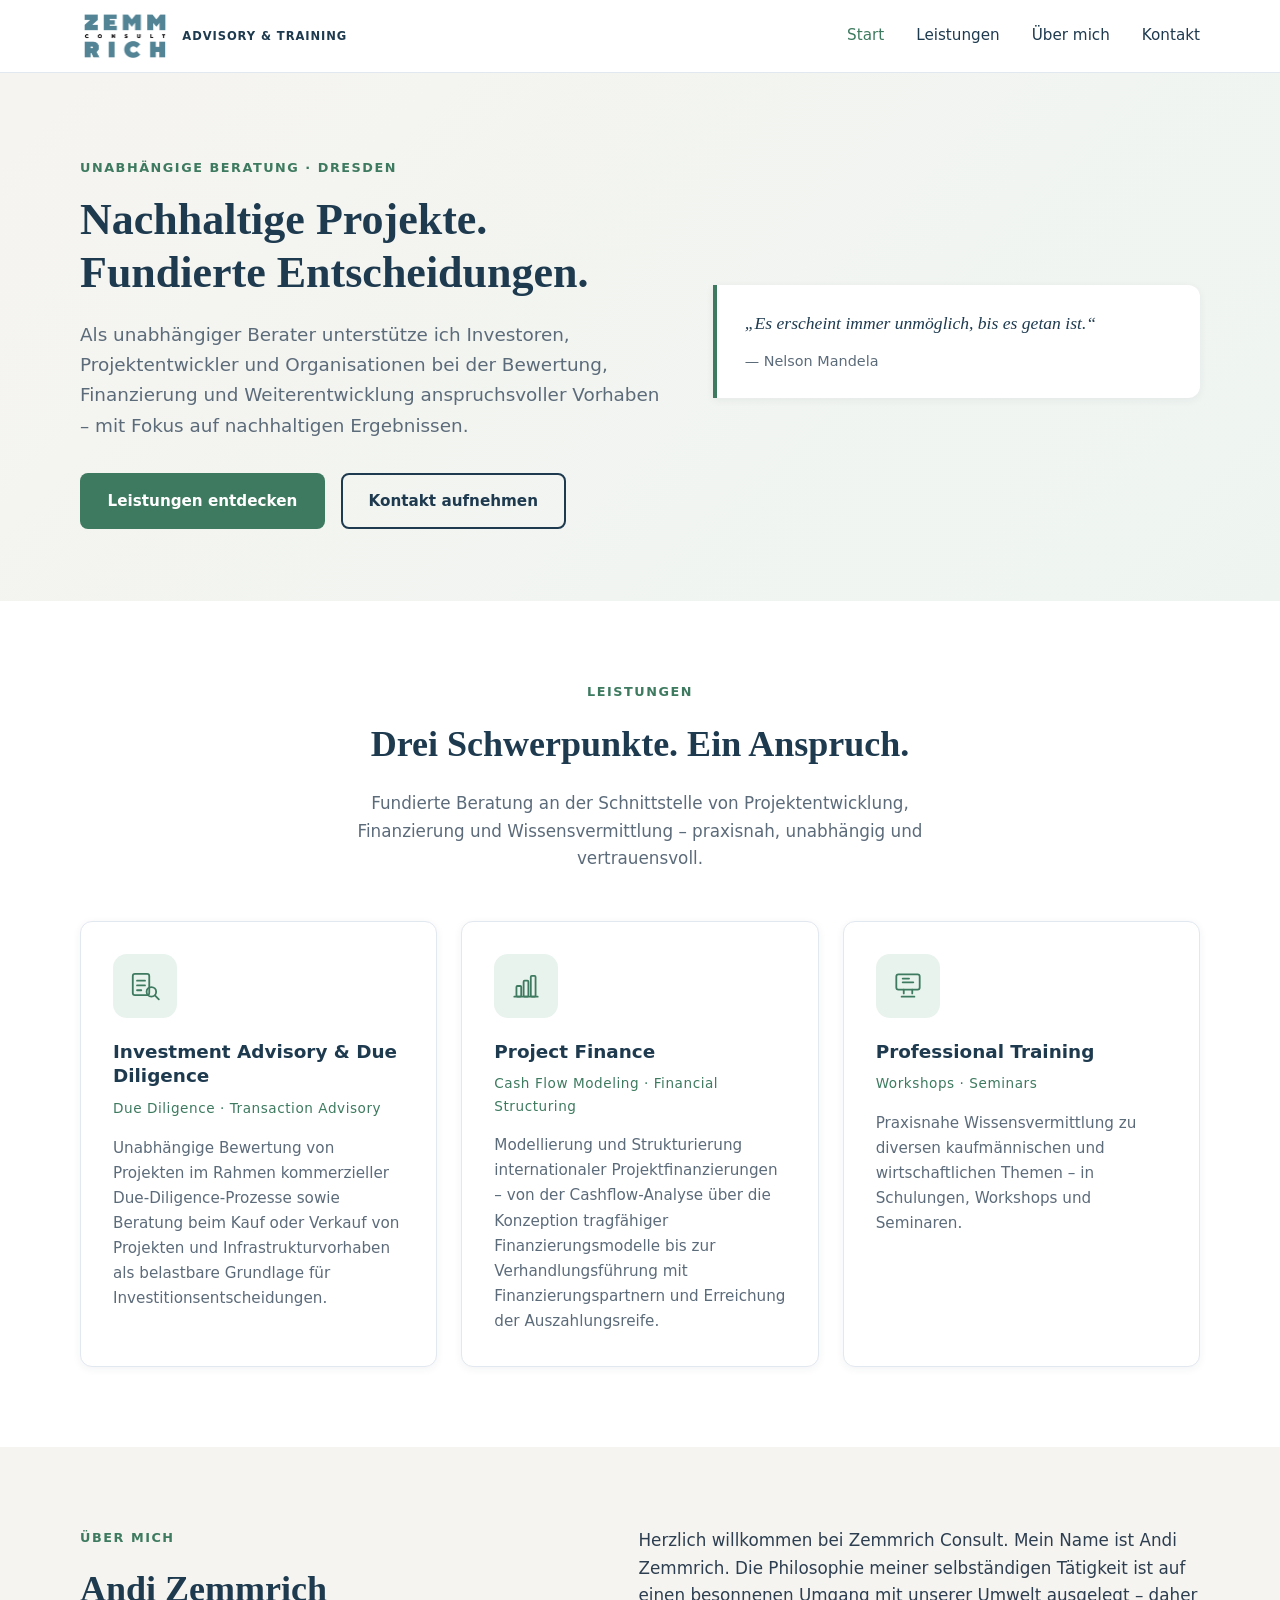
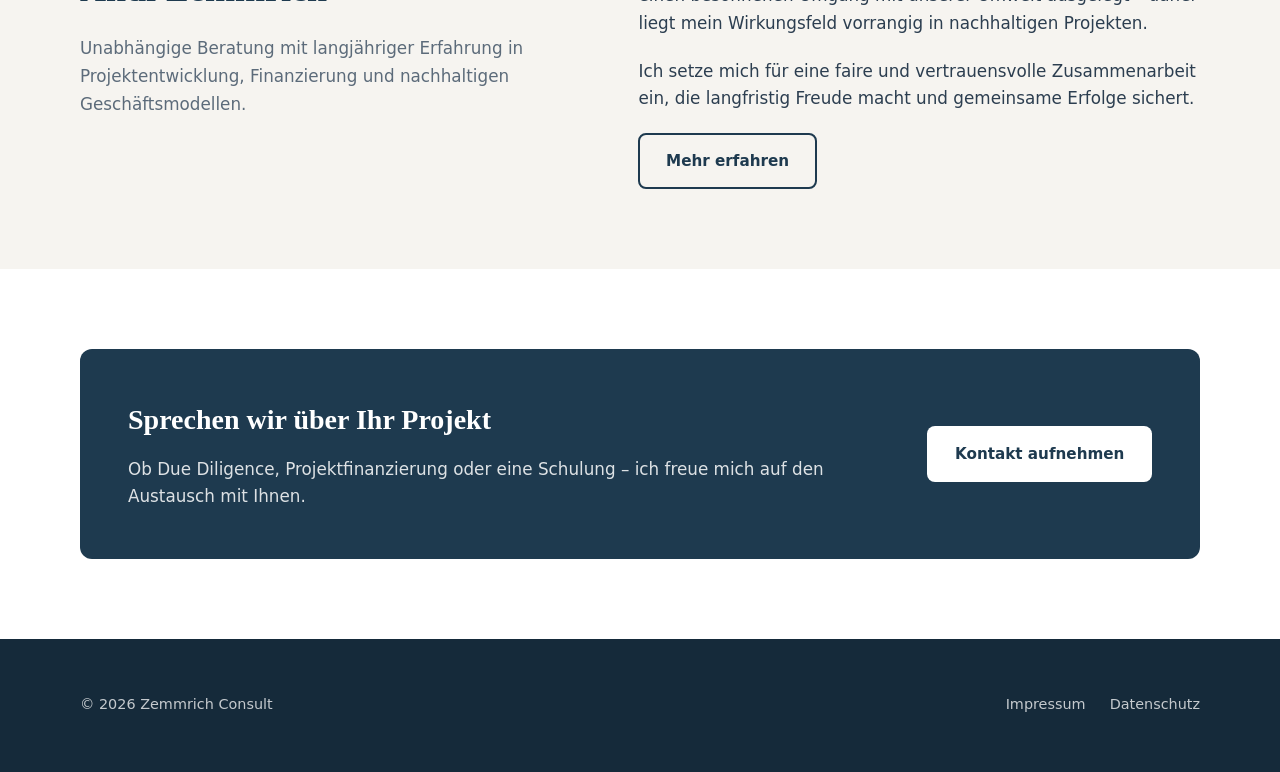
<file: index.html>
<!DOCTYPE html>
<html lang="de">
<head>
  <meta charset="UTF-8">
  <meta name="viewport" content="width=device-width, initial-scale=1.0">
  <meta name="description" content="Zemmrich Consult – Beratung zu Investment Advisory, Project Finance und Professional Training in Dresden.">
  <title>ZEMMRICH Consult – Investment Advisory · Project Finance · Professional Training</title>
  <link rel="icon" href="assets/zemmrich_logo_bez.jpg" type="image/jpeg">
  <link rel="stylesheet" href="css/style.css">
</head>
<body>
  <header class="site-header">
    <div class="container header-inner">
      <a href="index.html" class="logo-link" aria-label="ZEMMRICH Consult Startseite">
        <img src="assets/zemmrich_logo_bez.jpg" alt="ZEMMRICH Consult">
        <span class="logo-tagline">Advisory &amp; Training</span>
      </a>
      <button class="nav-toggle" aria-label="Menü öffnen" aria-expanded="false">
        <span></span><span></span><span></span>
      </button>
      <nav class="main-nav" aria-label="Hauptnavigation">
        <a href="index.html" class="active">Start</a>
        <a href="index.html#leistungen">Leistungen</a>
        <a href="ueber-mich.html">Über mich</a>
        <a href="kontakt.html">Kontakt</a>
      </nav>
    </div>
  </header>

  <main>
    <section class="hero">
      <div class="container hero-grid">
        <div>
          <span class="hero-eyebrow">Unabhängige Beratung · Dresden</span>
          <h1>Nachhaltige Projekte. Fundierte Entscheidungen.</h1>
          <p class="hero-lead">
            Als unabhängiger Berater unterstütze ich Investoren, Projektentwickler und
            Organisationen bei der Bewertung, Finanzierung und Weiterentwicklung
            anspruchsvoller Vorhaben – mit Fokus auf nachhaltigen Ergebnissen.
          </p>
          <div class="hero-actions">
            <a href="#leistungen" class="btn btn-primary">Leistungen entdecken</a>
            <a href="kontakt.html" class="btn btn-outline">Kontakt aufnehmen</a>
          </div>
        </div>
        <aside class="hero-quote">
          <blockquote>
            „Es erscheint immer unmöglich, bis es getan ist.“
          </blockquote>
          <cite>— Nelson Mandela</cite>
        </aside>
      </div>
    </section>

    <section id="leistungen" class="section">
      <div class="container">
        <header class="section-header centered">
          <span class="section-eyebrow">Leistungen</span>
          <h2>Drei Schwerpunkte. Ein Anspruch.</h2>
          <p>
            Fundierte Beratung an der Schnittstelle von Projektentwicklung, Finanzierung
            und Wissensvermittlung – praxisnah, unabhängig und vertrauensvoll.
          </p>
        </header>

        <div class="services-grid">
          <article class="service-card">
            <div class="service-icon" aria-hidden="true">
              <svg viewBox="0 0 32 32" fill="none" stroke="currentColor" stroke-width="1.7" stroke-linecap="round" stroke-linejoin="round">
                <rect x="4.5" y="4.5" width="15.5" height="20" rx="2"/>
                <path d="M8.5 11h7.5M8.5 15.5h7.5M8.5 20h4"/>
                <circle cx="22" cy="21.5" r="4.5"/>
                <path d="M25.3 24.8 29 28.5"/>
              </svg>
            </div>
            <h3>Investment Advisory &amp; Due Diligence</h3>
            <span class="service-subtitle">Due Diligence · Transaction Advisory</span>
            <p>
              Unabhängige Bewertung von Projekten im Rahmen kommerzieller
              Due-Diligence-Prozesse sowie Beratung beim Kauf oder Verkauf von
              Projekten und Infrastrukturvorhaben als belastbare Grundlage für
              Investitionsentscheidungen.
            </p>
          </article>

          <article class="service-card">
            <div class="service-icon" aria-hidden="true">
              <svg viewBox="0 0 32 32" fill="none" stroke="currentColor" stroke-width="1.7" stroke-linecap="round" stroke-linejoin="round">
                <path d="M5 26h22"/>
                <rect x="7" y="16" width="4.5" height="10" rx="1"/>
                <rect x="13.75" y="11" width="4.5" height="15" rx="1"/>
                <rect x="20.5" y="6.5" width="4.5" height="19.5" rx="1"/>
              </svg>
            </div>
            <h3>Project Finance</h3>
            <span class="service-subtitle">Cash Flow Modeling · Financial Structuring</span>
            <p>
              Modellierung und Strukturierung internationaler Projektfinanzierungen –
              von der Cashflow-Analyse über die Konzeption tragfähiger Finanzierungsmodelle
              bis zur Verhandlungsführung mit Finanzierungspartnern und Erreichung der
              Auszahlungsreife.
            </p>
          </article>

          <article class="service-card">
            <div class="service-icon" aria-hidden="true">
              <svg viewBox="0 0 32 32" fill="none" stroke="currentColor" stroke-width="1.7" stroke-linecap="round" stroke-linejoin="round">
                <rect x="5" y="5" width="22" height="14.5" rx="2"/>
                <path d="M12 19.5v3.5M20 19.5v3.5M10 26h12"/>
                <path d="M11 12.5h10M11 9h6"/>
              </svg>
            </div>
            <h3>Professional Training</h3>
            <span class="service-subtitle">Workshops · Seminars</span>
            <p>
              Praxisnahe Wissensvermittlung zu diversen kaufmännischen und wirtschaftlichen
              Themen – in Schulungen, Workshops und Seminaren.
            </p>
          </article>
        </div>
      </div>
    </section>

    <section class="section section-alt">
      <div class="container about-grid">
        <header class="section-header">
          <span class="section-eyebrow">Über mich</span>
          <h2>Andi Zemmrich</h2>
          <p>
            Unabhängige Beratung mit langjähriger Erfahrung in Projektentwicklung,
            Finanzierung und nachhaltigen Geschäftsmodellen.
          </p>
        </header>
        <div class="about-content">
          <p>
            Herzlich willkommen bei Zemmrich Consult. Mein Name ist Andi Zemmrich.
            Die Philosophie meiner selbständigen Tätigkeit ist auf einen besonnenen
            Umgang mit unserer Umwelt ausgelegt – daher liegt mein Wirkungsfeld
            vorrangig in nachhaltigen Projekten.
          </p>
          <p>
            Ich setze mich für eine faire und vertrauensvolle Zusammenarbeit ein,
            die langfristig Freude macht und gemeinsame Erfolge sichert.
          </p>
          <a href="ueber-mich.html" class="btn btn-outline">Mehr erfahren</a>
        </div>
      </div>
    </section>

    <section class="section">
      <div class="container">
        <div class="contact-box">
          <div>
            <h2>Sprechen wir über Ihr Projekt</h2>
            <p>
              Ob Due Diligence, Projektfinanzierung oder eine Schulung – ich freue mich
              auf den Austausch mit Ihnen.
            </p>
          </div>
          <a href="kontakt.html" class="btn btn-primary">Kontakt aufnehmen</a>
        </div>
      </div>
    </section>
  </main>

  <footer class="site-footer">
    <div class="container footer-inner">
      <p>© 2026 Zemmrich Consult</p>
      <nav class="footer-nav" aria-label="Fußnavigation">
        <a href="impressum.html">Impressum</a>
        <a href="datenschutz.html">Datenschutz</a>
      </nav>
    </div>
  </footer>

  <script src="js/main.js"></script>
</body>
</html>
</file>
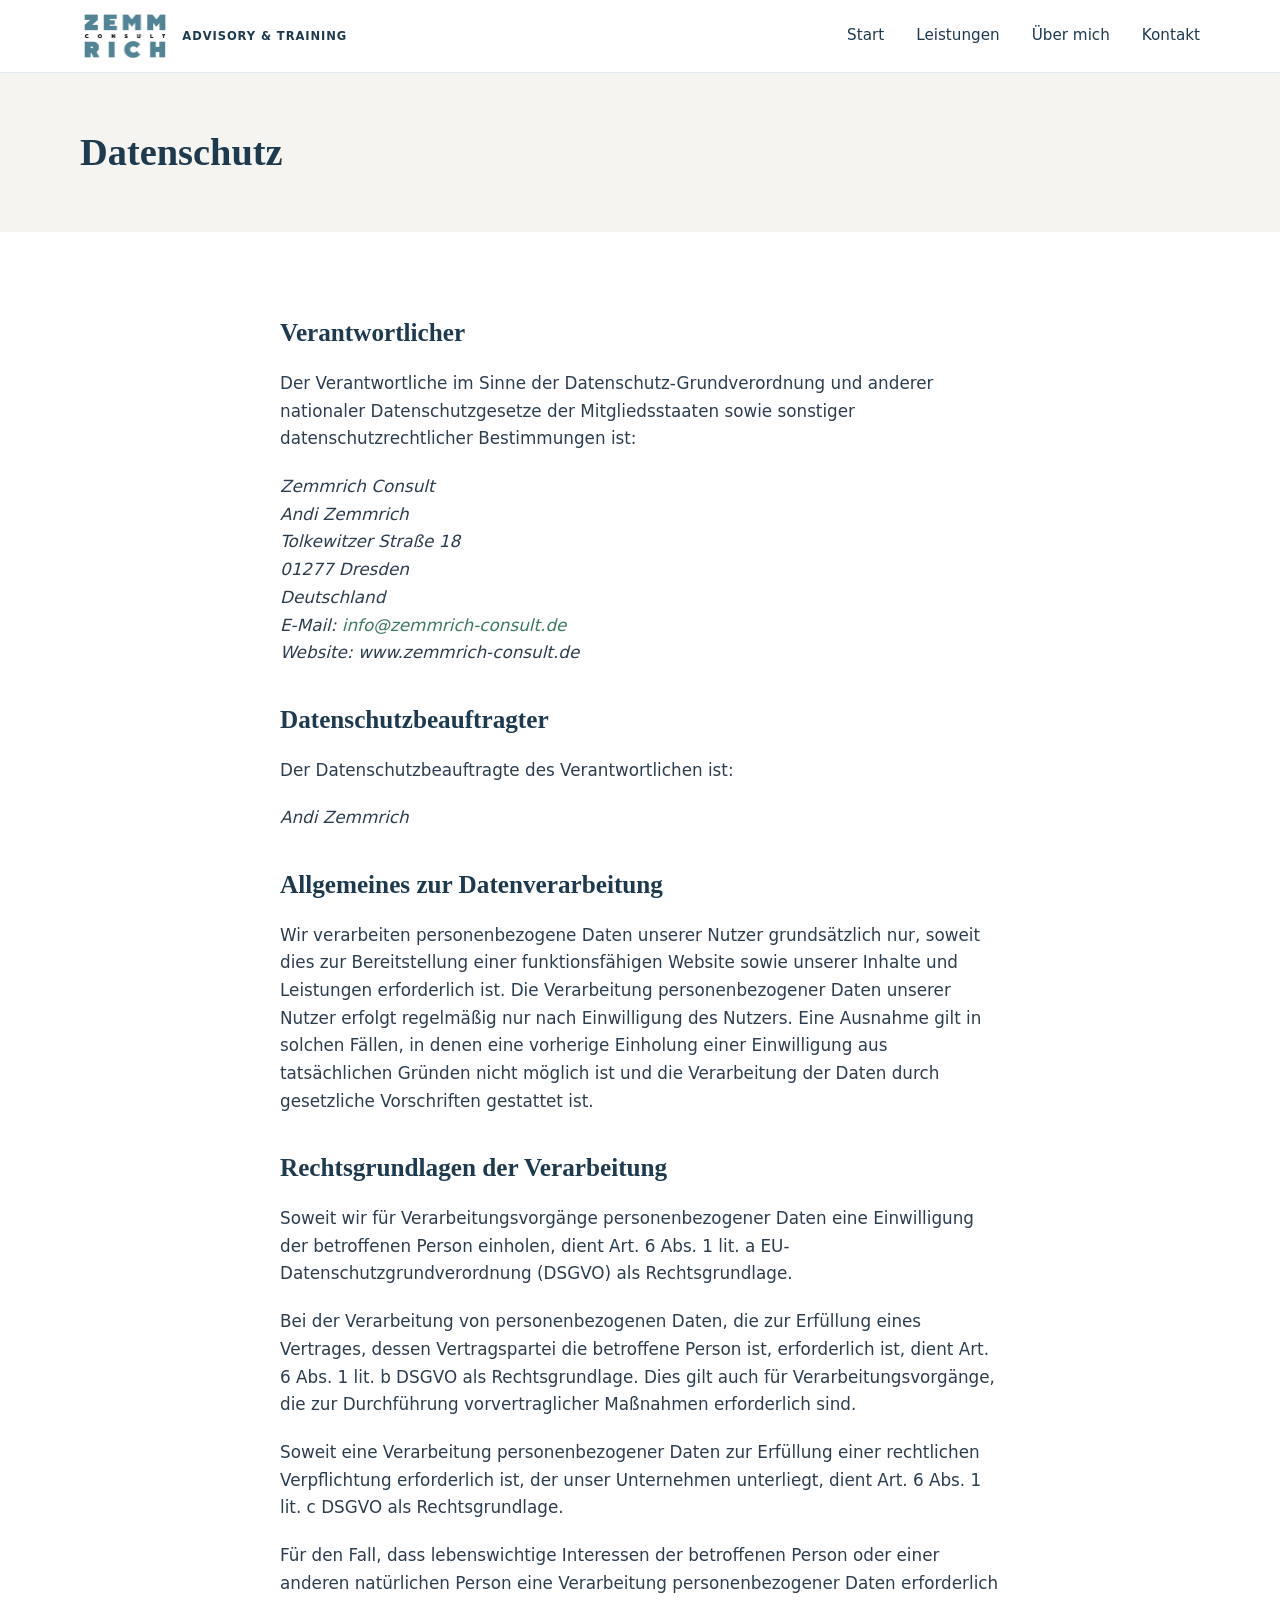
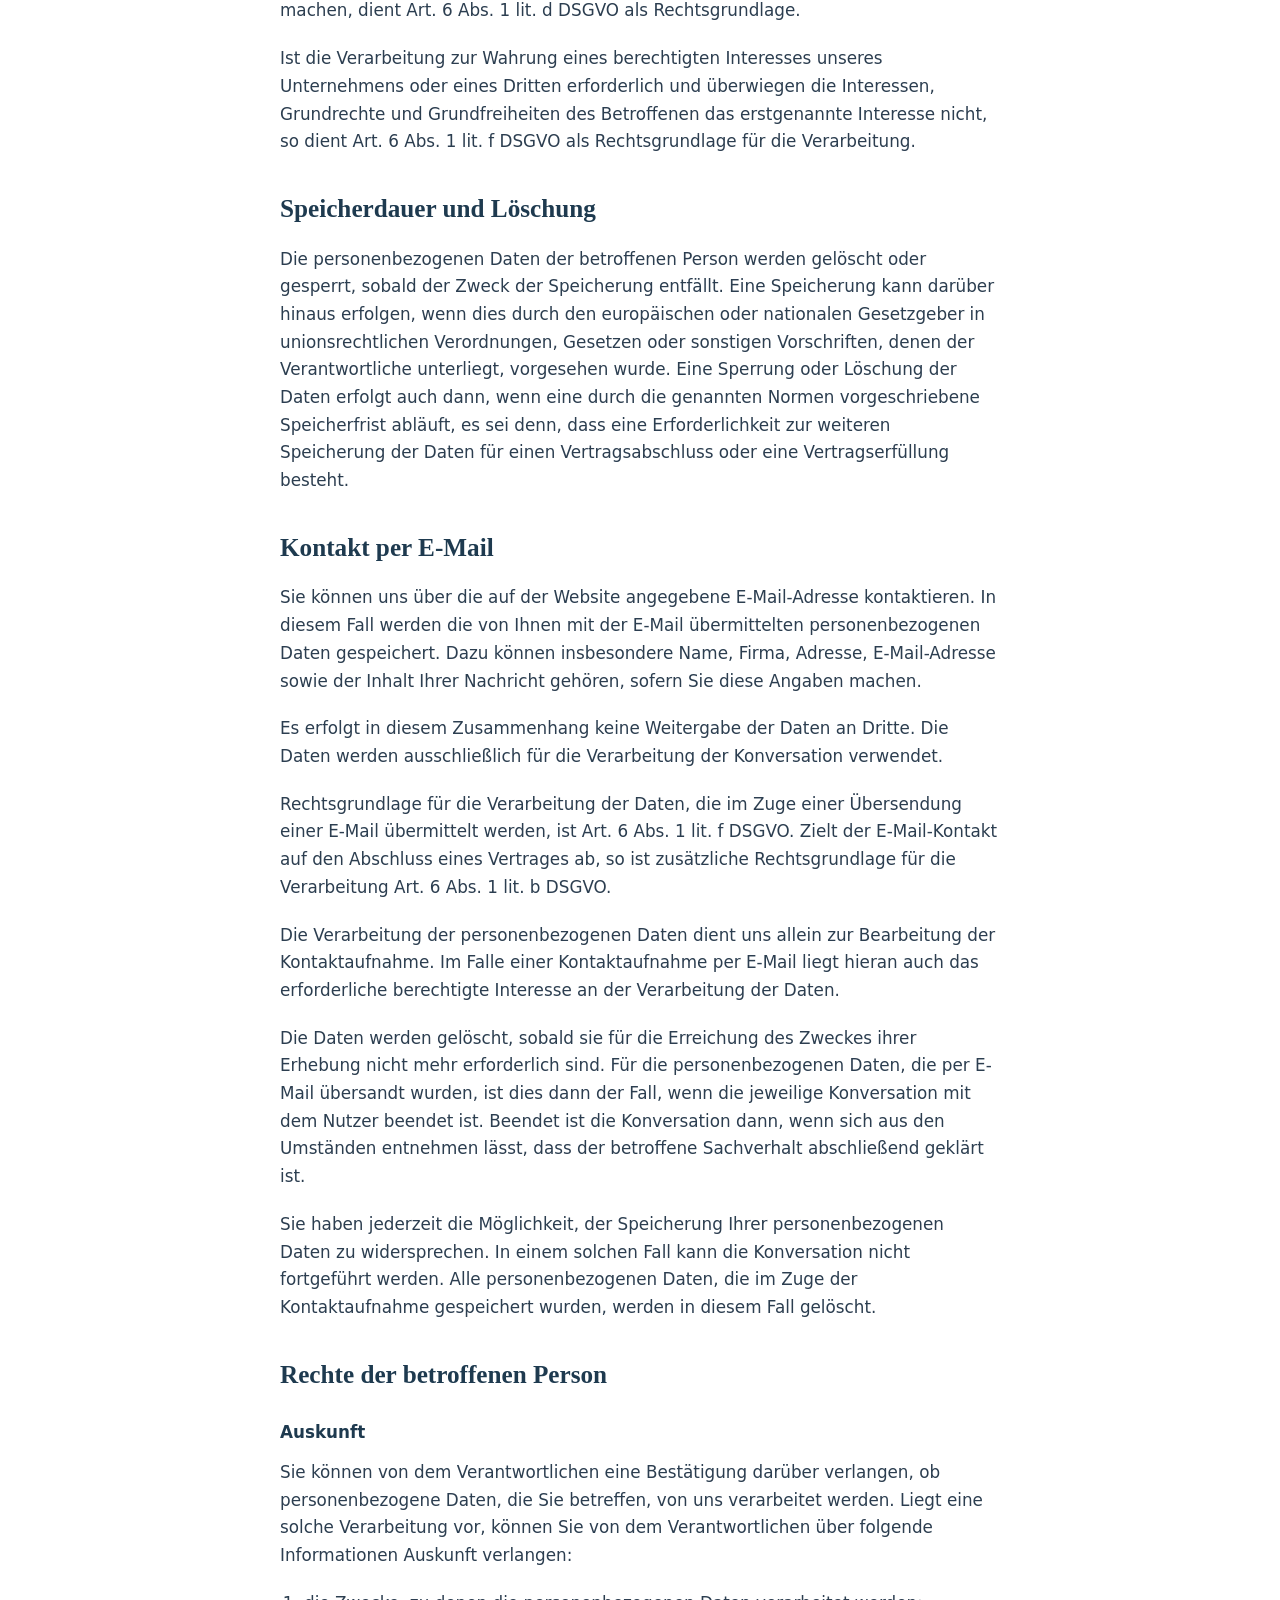
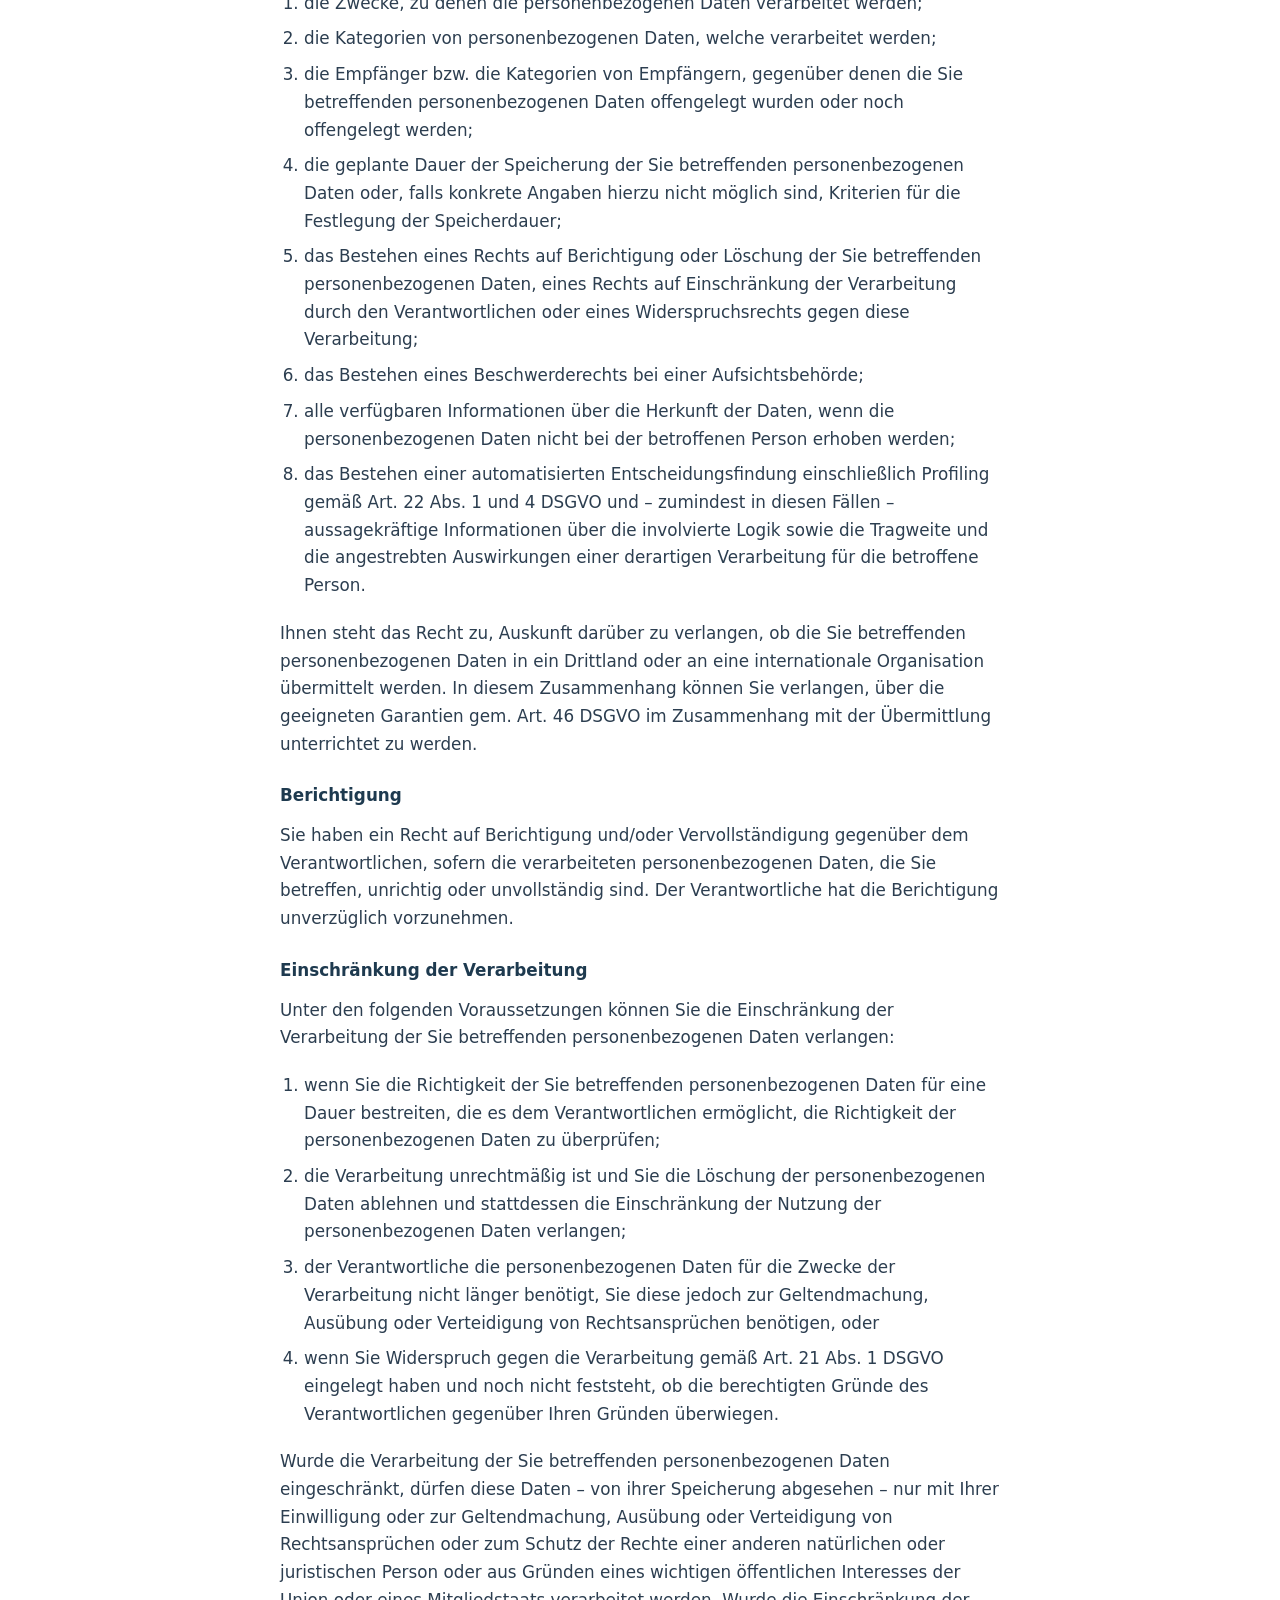
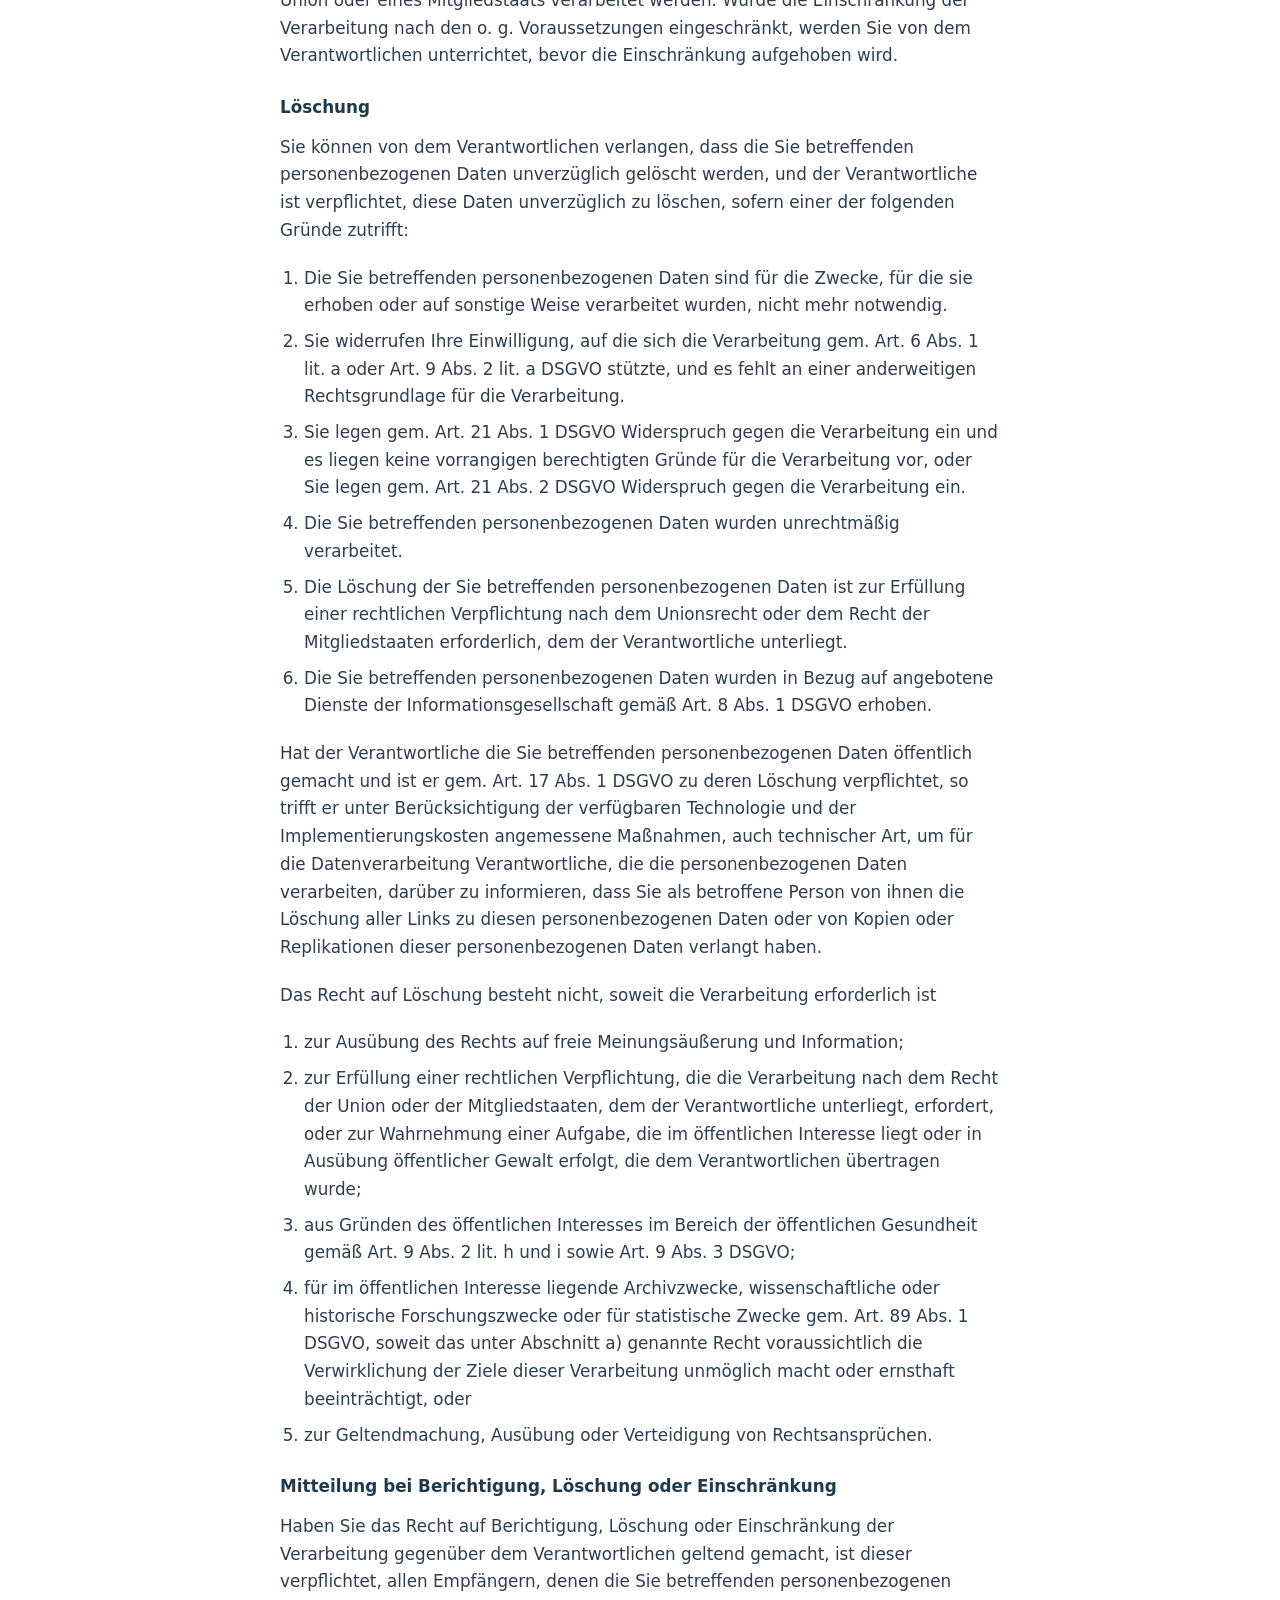
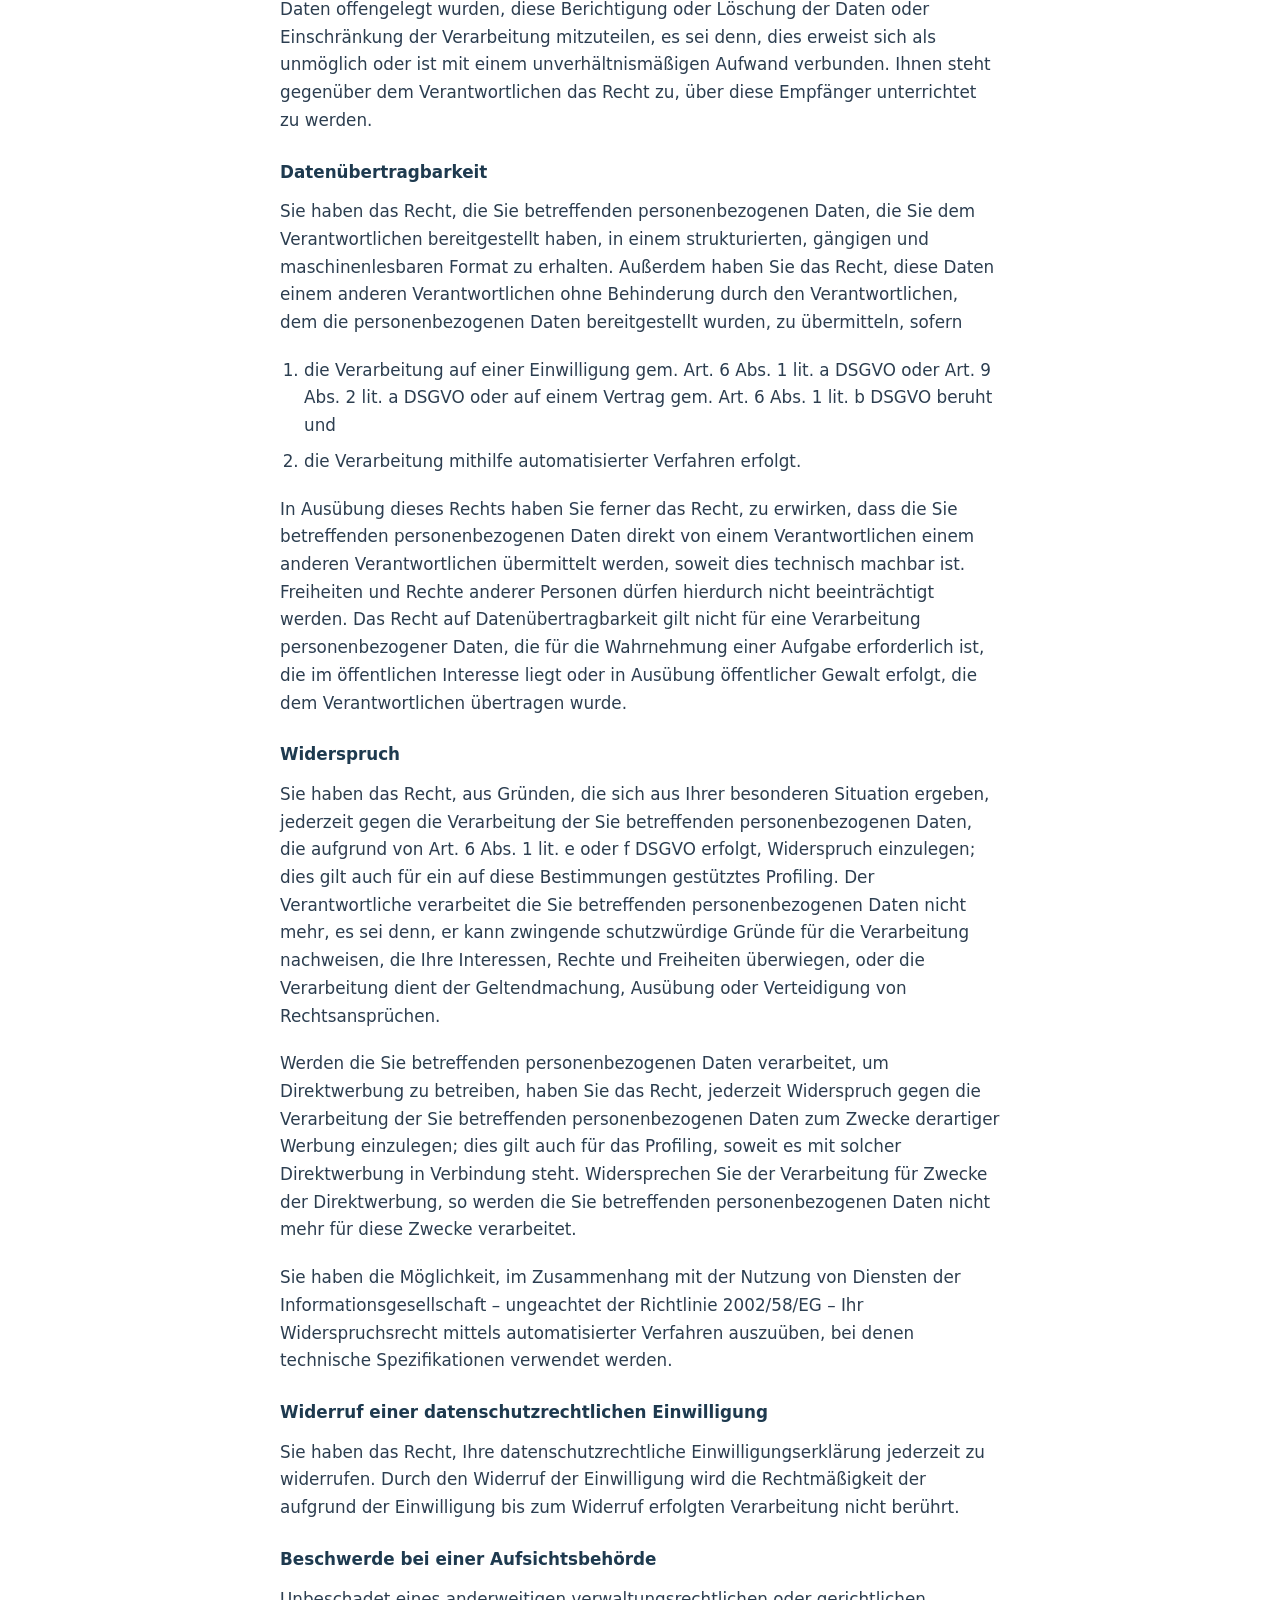
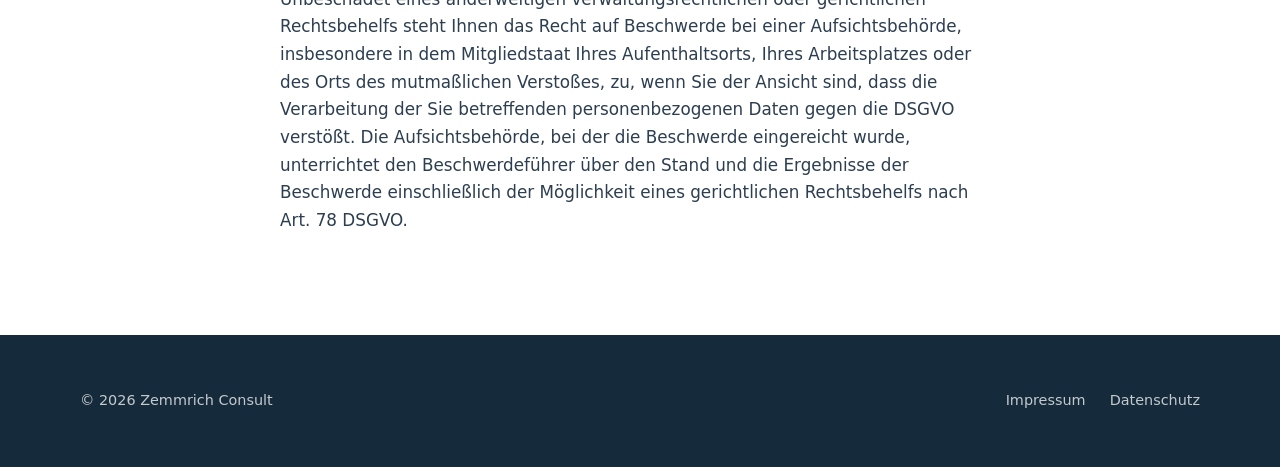
<file: datenschutz.html>
<!DOCTYPE html>
<html lang="de">
<head>
  <meta charset="UTF-8">
  <meta name="viewport" content="width=device-width, initial-scale=1.0">
  <meta name="description" content="Datenschutzerklärung von Zemmrich Consult.">
  <title>Datenschutz – ZEMMRICH Consult</title>
  <link rel="icon" href="assets/zemmrich_logo_bez.jpg" type="image/jpeg">
  <link rel="stylesheet" href="css/style.css">
</head>
<body>
  <header class="site-header">
    <div class="container header-inner">
      <a href="index.html" class="logo-link" aria-label="ZEMMRICH Consult Startseite">
        <img src="assets/zemmrich_logo_bez.jpg" alt="ZEMMRICH Consult">
        <span class="logo-tagline">Advisory &amp; Training</span>
      </a>
      <button class="nav-toggle" aria-label="Menü öffnen" aria-expanded="false">
        <span></span><span></span><span></span>
      </button>
      <nav class="main-nav" aria-label="Hauptnavigation">
        <a href="index.html">Start</a>
        <a href="index.html#leistungen">Leistungen</a>
        <a href="ueber-mich.html">Über mich</a>
        <a href="kontakt.html">Kontakt</a>
      </nav>
    </div>
  </header>

  <main>
    <section class="page-hero">
      <div class="container">
        <h1>Datenschutz</h1>
      </div>
    </section>

    <section class="page-content container">
      <h2>Verantwortlicher</h2>
      <p>
        Der Verantwortliche im Sinne der Datenschutz-Grundverordnung und anderer
        nationaler Datenschutzgesetze der Mitgliedsstaaten sowie sonstiger
        datenschutzrechtlicher Bestimmungen ist:
      </p>
      <p>
        <em>Zemmrich Consult</em><br>
        <em>Andi Zemmrich</em><br>
        <em>Tolkewitzer Straße 18</em><br>
        <em>01277 Dresden</em><br>
        <em>Deutschland</em><br>
        <em>E-Mail: <a href="mailto:info@zemmrich-consult.de">info@zemmrich-consult.de</a></em><br>
        <em>Website: www.zemmrich-consult.de</em>
      </p>

      <h2>Datenschutzbeauftragter</h2>
      <p>Der Datenschutzbeauftragte des Verantwortlichen ist:</p>
      <p><em>Andi Zemmrich</em></p>

      <h2>Allgemeines zur Datenverarbeitung</h2>
      <p>
        Wir verarbeiten personenbezogene Daten unserer Nutzer grundsätzlich nur,
        soweit dies zur Bereitstellung einer funktionsfähigen Website sowie unserer
        Inhalte und Leistungen erforderlich ist. Die Verarbeitung personenbezogener
        Daten unserer Nutzer erfolgt regelmäßig nur nach Einwilligung des Nutzers.
        Eine Ausnahme gilt in solchen Fällen, in denen eine vorherige Einholung einer
        Einwilligung aus tatsächlichen Gründen nicht möglich ist und die Verarbeitung
        der Daten durch gesetzliche Vorschriften gestattet ist.
      </p>

      <h2>Rechtsgrundlagen der Verarbeitung</h2>
      <p>
        Soweit wir für Verarbeitungsvorgänge personenbezogener Daten eine Einwilligung
        der betroffenen Person einholen, dient Art. 6 Abs. 1 lit. a EU-Datenschutzgrundverordnung
        (DSGVO) als Rechtsgrundlage.
      </p>
      <p>
        Bei der Verarbeitung von personenbezogenen Daten, die zur Erfüllung eines
        Vertrages, dessen Vertragspartei die betroffene Person ist, erforderlich ist,
        dient Art. 6 Abs. 1 lit. b DSGVO als Rechtsgrundlage. Dies gilt auch für
        Verarbeitungsvorgänge, die zur Durchführung vorvertraglicher Maßnahmen
        erforderlich sind.
      </p>
      <p>
        Soweit eine Verarbeitung personenbezogener Daten zur Erfüllung einer
        rechtlichen Verpflichtung erforderlich ist, der unser Unternehmen unterliegt,
        dient Art. 6 Abs. 1 lit. c DSGVO als Rechtsgrundlage.
      </p>
      <p>
        Für den Fall, dass lebenswichtige Interessen der betroffenen Person oder einer
        anderen natürlichen Person eine Verarbeitung personenbezogener Daten
        erforderlich machen, dient Art. 6 Abs. 1 lit. d DSGVO als Rechtsgrundlage.
      </p>
      <p>
        Ist die Verarbeitung zur Wahrung eines berechtigten Interesses unseres
        Unternehmens oder eines Dritten erforderlich und überwiegen die Interessen,
        Grundrechte und Grundfreiheiten des Betroffenen das erstgenannte Interesse
        nicht, so dient Art. 6 Abs. 1 lit. f DSGVO als Rechtsgrundlage für die
        Verarbeitung.
      </p>

      <h2>Speicherdauer und Löschung</h2>
      <p>
        Die personenbezogenen Daten der betroffenen Person werden gelöscht oder
        gesperrt, sobald der Zweck der Speicherung entfällt. Eine Speicherung kann
        darüber hinaus erfolgen, wenn dies durch den europäischen oder nationalen
        Gesetzgeber in unionsrechtlichen Verordnungen, Gesetzen oder sonstigen
        Vorschriften, denen der Verantwortliche unterliegt, vorgesehen wurde. Eine
        Sperrung oder Löschung der Daten erfolgt auch dann, wenn eine durch die
        genannten Normen vorgeschriebene Speicherfrist abläuft, es sei denn, dass eine
        Erforderlichkeit zur weiteren Speicherung der Daten für einen Vertragsabschluss
        oder eine Vertragserfüllung besteht.
      </p>

      <h2>Kontakt per E-Mail</h2>
      <p>
        Sie können uns über die auf der Website angegebene E-Mail-Adresse kontaktieren.
        In diesem Fall werden die von Ihnen mit der E-Mail übermittelten
        personenbezogenen Daten gespeichert. Dazu können insbesondere Name, Firma,
        Adresse, E-Mail-Adresse sowie der Inhalt Ihrer Nachricht gehören, sofern Sie
        diese Angaben machen.
      </p>
      <p>
        Es erfolgt in diesem Zusammenhang keine Weitergabe der Daten an Dritte. Die
        Daten werden ausschließlich für die Verarbeitung der Konversation verwendet.
      </p>
      <p>
        Rechtsgrundlage für die Verarbeitung der Daten, die im Zuge einer Übersendung
        einer E-Mail übermittelt werden, ist Art. 6 Abs. 1 lit. f DSGVO. Zielt der
        E-Mail-Kontakt auf den Abschluss eines Vertrages ab, so ist zusätzliche
        Rechtsgrundlage für die Verarbeitung Art. 6 Abs. 1 lit. b DSGVO.
      </p>
      <p>
        Die Verarbeitung der personenbezogenen Daten dient uns allein zur Bearbeitung
        der Kontaktaufnahme. Im Falle einer Kontaktaufnahme per E-Mail liegt hieran
        auch das erforderliche berechtigte Interesse an der Verarbeitung der Daten.
      </p>
      <p>
        Die Daten werden gelöscht, sobald sie für die Erreichung des Zweckes ihrer
        Erhebung nicht mehr erforderlich sind. Für die personenbezogenen Daten, die
        per E-Mail übersandt wurden, ist dies dann der Fall, wenn die jeweilige
        Konversation mit dem Nutzer beendet ist. Beendet ist die Konversation dann,
        wenn sich aus den Umständen entnehmen lässt, dass der betroffene Sachverhalt
        abschließend geklärt ist.
      </p>
      <p>
        Sie haben jederzeit die Möglichkeit, der Speicherung Ihrer personenbezogenen
        Daten zu widersprechen. In einem solchen Fall kann die Konversation nicht
        fortgeführt werden. Alle personenbezogenen Daten, die im Zuge der
        Kontaktaufnahme gespeichert wurden, werden in diesem Fall gelöscht.
      </p>

      <h2>Rechte der betroffenen Person</h2>

      <h3>Auskunft</h3>
      <p>
        Sie können von dem Verantwortlichen eine Bestätigung darüber verlangen, ob
        personenbezogene Daten, die Sie betreffen, von uns verarbeitet werden. Liegt
        eine solche Verarbeitung vor, können Sie von dem Verantwortlichen über folgende
        Informationen Auskunft verlangen:
      </p>
      <ol>
        <li>die Zwecke, zu denen die personenbezogenen Daten verarbeitet werden;</li>
        <li>die Kategorien von personenbezogenen Daten, welche verarbeitet werden;</li>
        <li>die Empfänger bzw. die Kategorien von Empfängern, gegenüber denen die Sie betreffenden personenbezogenen Daten offengelegt wurden oder noch offengelegt werden;</li>
        <li>die geplante Dauer der Speicherung der Sie betreffenden personenbezogenen Daten oder, falls konkrete Angaben hierzu nicht möglich sind, Kriterien für die Festlegung der Speicherdauer;</li>
        <li>das Bestehen eines Rechts auf Berichtigung oder Löschung der Sie betreffenden personenbezogenen Daten, eines Rechts auf Einschränkung der Verarbeitung durch den Verantwortlichen oder eines Widerspruchsrechts gegen diese Verarbeitung;</li>
        <li>das Bestehen eines Beschwerderechts bei einer Aufsichtsbehörde;</li>
        <li>alle verfügbaren Informationen über die Herkunft der Daten, wenn die personenbezogenen Daten nicht bei der betroffenen Person erhoben werden;</li>
        <li>das Bestehen einer automatisierten Entscheidungsfindung einschließlich Profiling gemäß Art. 22 Abs. 1 und 4 DSGVO und – zumindest in diesen Fällen – aussagekräftige Informationen über die involvierte Logik sowie die Tragweite und die angestrebten Auswirkungen einer derartigen Verarbeitung für die betroffene Person.</li>
      </ol>
      <p>
        Ihnen steht das Recht zu, Auskunft darüber zu verlangen, ob die Sie
        betreffenden personenbezogenen Daten in ein Drittland oder an eine
        internationale Organisation übermittelt werden. In diesem Zusammenhang können
        Sie verlangen, über die geeigneten Garantien gem. Art. 46 DSGVO im
        Zusammenhang mit der Übermittlung unterrichtet zu werden.
      </p>

      <h3>Berichtigung</h3>
      <p>
        Sie haben ein Recht auf Berichtigung und/oder Vervollständigung gegenüber dem
        Verantwortlichen, sofern die verarbeiteten personenbezogenen Daten, die Sie
        betreffen, unrichtig oder unvollständig sind. Der Verantwortliche hat die
        Berichtigung unverzüglich vorzunehmen.
      </p>

      <h3>Einschränkung der Verarbeitung</h3>
      <p>
        Unter den folgenden Voraussetzungen können Sie die Einschränkung der
        Verarbeitung der Sie betreffenden personenbezogenen Daten verlangen:
      </p>
      <ol>
        <li>wenn Sie die Richtigkeit der Sie betreffenden personenbezogenen Daten für eine Dauer bestreiten, die es dem Verantwortlichen ermöglicht, die Richtigkeit der personenbezogenen Daten zu überprüfen;</li>
        <li>die Verarbeitung unrechtmäßig ist und Sie die Löschung der personenbezogenen Daten ablehnen und stattdessen die Einschränkung der Nutzung der personenbezogenen Daten verlangen;</li>
        <li>der Verantwortliche die personenbezogenen Daten für die Zwecke der Verarbeitung nicht länger benötigt, Sie diese jedoch zur Geltendmachung, Ausübung oder Verteidigung von Rechtsansprüchen benötigen, oder</li>
        <li>wenn Sie Widerspruch gegen die Verarbeitung gemäß Art. 21 Abs. 1 DSGVO eingelegt haben und noch nicht feststeht, ob die berechtigten Gründe des Verantwortlichen gegenüber Ihren Gründen überwiegen.</li>
      </ol>
      <p>
        Wurde die Verarbeitung der Sie betreffenden personenbezogenen Daten
        eingeschränkt, dürfen diese Daten – von ihrer Speicherung abgesehen – nur mit
        Ihrer Einwilligung oder zur Geltendmachung, Ausübung oder Verteidigung von
        Rechtsansprüchen oder zum Schutz der Rechte einer anderen natürlichen oder
        juristischen Person oder aus Gründen eines wichtigen öffentlichen Interesses
        der Union oder eines Mitgliedstaats verarbeitet werden. Wurde die
        Einschränkung der Verarbeitung nach den o. g. Voraussetzungen eingeschränkt,
        werden Sie von dem Verantwortlichen unterrichtet, bevor die Einschränkung
        aufgehoben wird.
      </p>

      <h3>Löschung</h3>
      <p>
        Sie können von dem Verantwortlichen verlangen, dass die Sie betreffenden
        personenbezogenen Daten unverzüglich gelöscht werden, und der Verantwortliche
        ist verpflichtet, diese Daten unverzüglich zu löschen, sofern einer der
        folgenden Gründe zutrifft:
      </p>
      <ol>
        <li>Die Sie betreffenden personenbezogenen Daten sind für die Zwecke, für die sie erhoben oder auf sonstige Weise verarbeitet wurden, nicht mehr notwendig.</li>
        <li>Sie widerrufen Ihre Einwilligung, auf die sich die Verarbeitung gem. Art. 6 Abs. 1 lit. a oder Art. 9 Abs. 2 lit. a DSGVO stützte, und es fehlt an einer anderweitigen Rechtsgrundlage für die Verarbeitung.</li>
        <li>Sie legen gem. Art. 21 Abs. 1 DSGVO Widerspruch gegen die Verarbeitung ein und es liegen keine vorrangigen berechtigten Gründe für die Verarbeitung vor, oder Sie legen gem. Art. 21 Abs. 2 DSGVO Widerspruch gegen die Verarbeitung ein.</li>
        <li>Die Sie betreffenden personenbezogenen Daten wurden unrechtmäßig verarbeitet.</li>
        <li>Die Löschung der Sie betreffenden personenbezogenen Daten ist zur Erfüllung einer rechtlichen Verpflichtung nach dem Unionsrecht oder dem Recht der Mitgliedstaaten erforderlich, dem der Verantwortliche unterliegt.</li>
        <li>Die Sie betreffenden personenbezogenen Daten wurden in Bezug auf angebotene Dienste der Informationsgesellschaft gemäß Art. 8 Abs. 1 DSGVO erhoben.</li>
      </ol>
      <p>
        Hat der Verantwortliche die Sie betreffenden personenbezogenen Daten
        öffentlich gemacht und ist er gem. Art. 17 Abs. 1 DSGVO zu deren Löschung
        verpflichtet, so trifft er unter Berücksichtigung der verfügbaren Technologie
        und der Implementierungskosten angemessene Maßnahmen, auch technischer Art, um
        für die Datenverarbeitung Verantwortliche, die die personenbezogenen Daten
        verarbeiten, darüber zu informieren, dass Sie als betroffene Person von ihnen
        die Löschung aller Links zu diesen personenbezogenen Daten oder von Kopien
        oder Replikationen dieser personenbezogenen Daten verlangt haben.
      </p>
      <p>Das Recht auf Löschung besteht nicht, soweit die Verarbeitung erforderlich ist</p>
      <ol>
        <li>zur Ausübung des Rechts auf freie Meinungsäußerung und Information;</li>
        <li>zur Erfüllung einer rechtlichen Verpflichtung, die die Verarbeitung nach dem Recht der Union oder der Mitgliedstaaten, dem der Verantwortliche unterliegt, erfordert, oder zur Wahrnehmung einer Aufgabe, die im öffentlichen Interesse liegt oder in Ausübung öffentlicher Gewalt erfolgt, die dem Verantwortlichen übertragen wurde;</li>
        <li>aus Gründen des öffentlichen Interesses im Bereich der öffentlichen Gesundheit gemäß Art. 9 Abs. 2 lit. h und i sowie Art. 9 Abs. 3 DSGVO;</li>
        <li>für im öffentlichen Interesse liegende Archivzwecke, wissenschaftliche oder historische Forschungszwecke oder für statistische Zwecke gem. Art. 89 Abs. 1 DSGVO, soweit das unter Abschnitt a) genannte Recht voraussichtlich die Verwirklichung der Ziele dieser Verarbeitung unmöglich macht oder ernsthaft beeinträchtigt, oder</li>
        <li>zur Geltendmachung, Ausübung oder Verteidigung von Rechtsansprüchen.</li>
      </ol>

      <h3>Mitteilung bei Berichtigung, Löschung oder Einschränkung</h3>
      <p>
        Haben Sie das Recht auf Berichtigung, Löschung oder Einschränkung der
        Verarbeitung gegenüber dem Verantwortlichen geltend gemacht, ist dieser
        verpflichtet, allen Empfängern, denen die Sie betreffenden personenbezogenen
        Daten offengelegt wurden, diese Berichtigung oder Löschung der Daten oder
        Einschränkung der Verarbeitung mitzuteilen, es sei denn, dies erweist sich als
        unmöglich oder ist mit einem unverhältnismäßigen Aufwand verbunden. Ihnen
        steht gegenüber dem Verantwortlichen das Recht zu, über diese Empfänger
        unterrichtet zu werden.
      </p>

      <h3>Datenübertragbarkeit</h3>
      <p>
        Sie haben das Recht, die Sie betreffenden personenbezogenen Daten, die Sie dem
        Verantwortlichen bereitgestellt haben, in einem strukturierten, gängigen und
        maschinenlesbaren Format zu erhalten. Außerdem haben Sie das Recht, diese Daten
        einem anderen Verantwortlichen ohne Behinderung durch den Verantwortlichen,
        dem die personenbezogenen Daten bereitgestellt wurden, zu übermitteln, sofern
      </p>
      <ol>
        <li>die Verarbeitung auf einer Einwilligung gem. Art. 6 Abs. 1 lit. a DSGVO oder Art. 9 Abs. 2 lit. a DSGVO oder auf einem Vertrag gem. Art. 6 Abs. 1 lit. b DSGVO beruht und</li>
        <li>die Verarbeitung mithilfe automatisierter Verfahren erfolgt.</li>
      </ol>
      <p>
        In Ausübung dieses Rechts haben Sie ferner das Recht, zu erwirken, dass die
        Sie betreffenden personenbezogenen Daten direkt von einem Verantwortlichen
        einem anderen Verantwortlichen übermittelt werden, soweit dies technisch
        machbar ist. Freiheiten und Rechte anderer Personen dürfen hierdurch nicht
        beeinträchtigt werden. Das Recht auf Datenübertragbarkeit gilt nicht für eine
        Verarbeitung personenbezogener Daten, die für die Wahrnehmung einer Aufgabe
        erforderlich ist, die im öffentlichen Interesse liegt oder in Ausübung
        öffentlicher Gewalt erfolgt, die dem Verantwortlichen übertragen wurde.
      </p>

      <h3>Widerspruch</h3>
      <p>
        Sie haben das Recht, aus Gründen, die sich aus Ihrer besonderen Situation
        ergeben, jederzeit gegen die Verarbeitung der Sie betreffenden personenbezogenen
        Daten, die aufgrund von Art. 6 Abs. 1 lit. e oder f DSGVO erfolgt,
        Widerspruch einzulegen; dies gilt auch für ein auf diese Bestimmungen
        gestütztes Profiling. Der Verantwortliche verarbeitet die Sie betreffenden
        personenbezogenen Daten nicht mehr, es sei denn, er kann zwingende
        schutzwürdige Gründe für die Verarbeitung nachweisen, die Ihre Interessen,
        Rechte und Freiheiten überwiegen, oder die Verarbeitung dient der
        Geltendmachung, Ausübung oder Verteidigung von Rechtsansprüchen.
      </p>
      <p>
        Werden die Sie betreffenden personenbezogenen Daten verarbeitet, um
        Direktwerbung zu betreiben, haben Sie das Recht, jederzeit Widerspruch gegen
        die Verarbeitung der Sie betreffenden personenbezogenen Daten zum Zwecke
        derartiger Werbung einzulegen; dies gilt auch für das Profiling, soweit es mit
        solcher Direktwerbung in Verbindung steht. Widersprechen Sie der Verarbeitung
        für Zwecke der Direktwerbung, so werden die Sie betreffenden personenbezogenen
        Daten nicht mehr für diese Zwecke verarbeitet.
      </p>
      <p>
        Sie haben die Möglichkeit, im Zusammenhang mit der Nutzung von Diensten der
        Informationsgesellschaft – ungeachtet der Richtlinie 2002/58/EG – Ihr
        Widerspruchsrecht mittels automatisierter Verfahren auszuüben, bei denen
        technische Spezifikationen verwendet werden.
      </p>

      <h3>Widerruf einer datenschutzrechtlichen Einwilligung</h3>
      <p>
        Sie haben das Recht, Ihre datenschutzrechtliche Einwilligungserklärung jederzeit
        zu widerrufen. Durch den Widerruf der Einwilligung wird die Rechtmäßigkeit der
        aufgrund der Einwilligung bis zum Widerruf erfolgten Verarbeitung nicht
        berührt.
      </p>

      <h3>Beschwerde bei einer Aufsichtsbehörde</h3>
      <p>
        Unbeschadet eines anderweitigen verwaltungsrechtlichen oder gerichtlichen
        Rechtsbehelfs steht Ihnen das Recht auf Beschwerde bei einer Aufsichtsbehörde,
        insbesondere in dem Mitgliedstaat Ihres Aufenthaltsorts, Ihres Arbeitsplatzes
        oder des Orts des mutmaßlichen Verstoßes, zu, wenn Sie der Ansicht sind, dass
        die Verarbeitung der Sie betreffenden personenbezogenen Daten gegen die DSGVO
        verstößt. Die Aufsichtsbehörde, bei der die Beschwerde eingereicht wurde,
        unterrichtet den Beschwerdeführer über den Stand und die Ergebnisse der
        Beschwerde einschließlich der Möglichkeit eines gerichtlichen Rechtsbehelfs
        nach Art. 78 DSGVO.
      </p>
    </section>
  </main>

  <footer class="site-footer">
    <div class="container footer-inner">
      <p>© 2026 Zemmrich Consult</p>
      <nav class="footer-nav" aria-label="Fußnavigation">
        <a href="impressum.html">Impressum</a>
        <a href="datenschutz.html">Datenschutz</a>
      </nav>
    </div>
  </footer>

  <script src="js/main.js"></script>
</body>
</html>
</file>
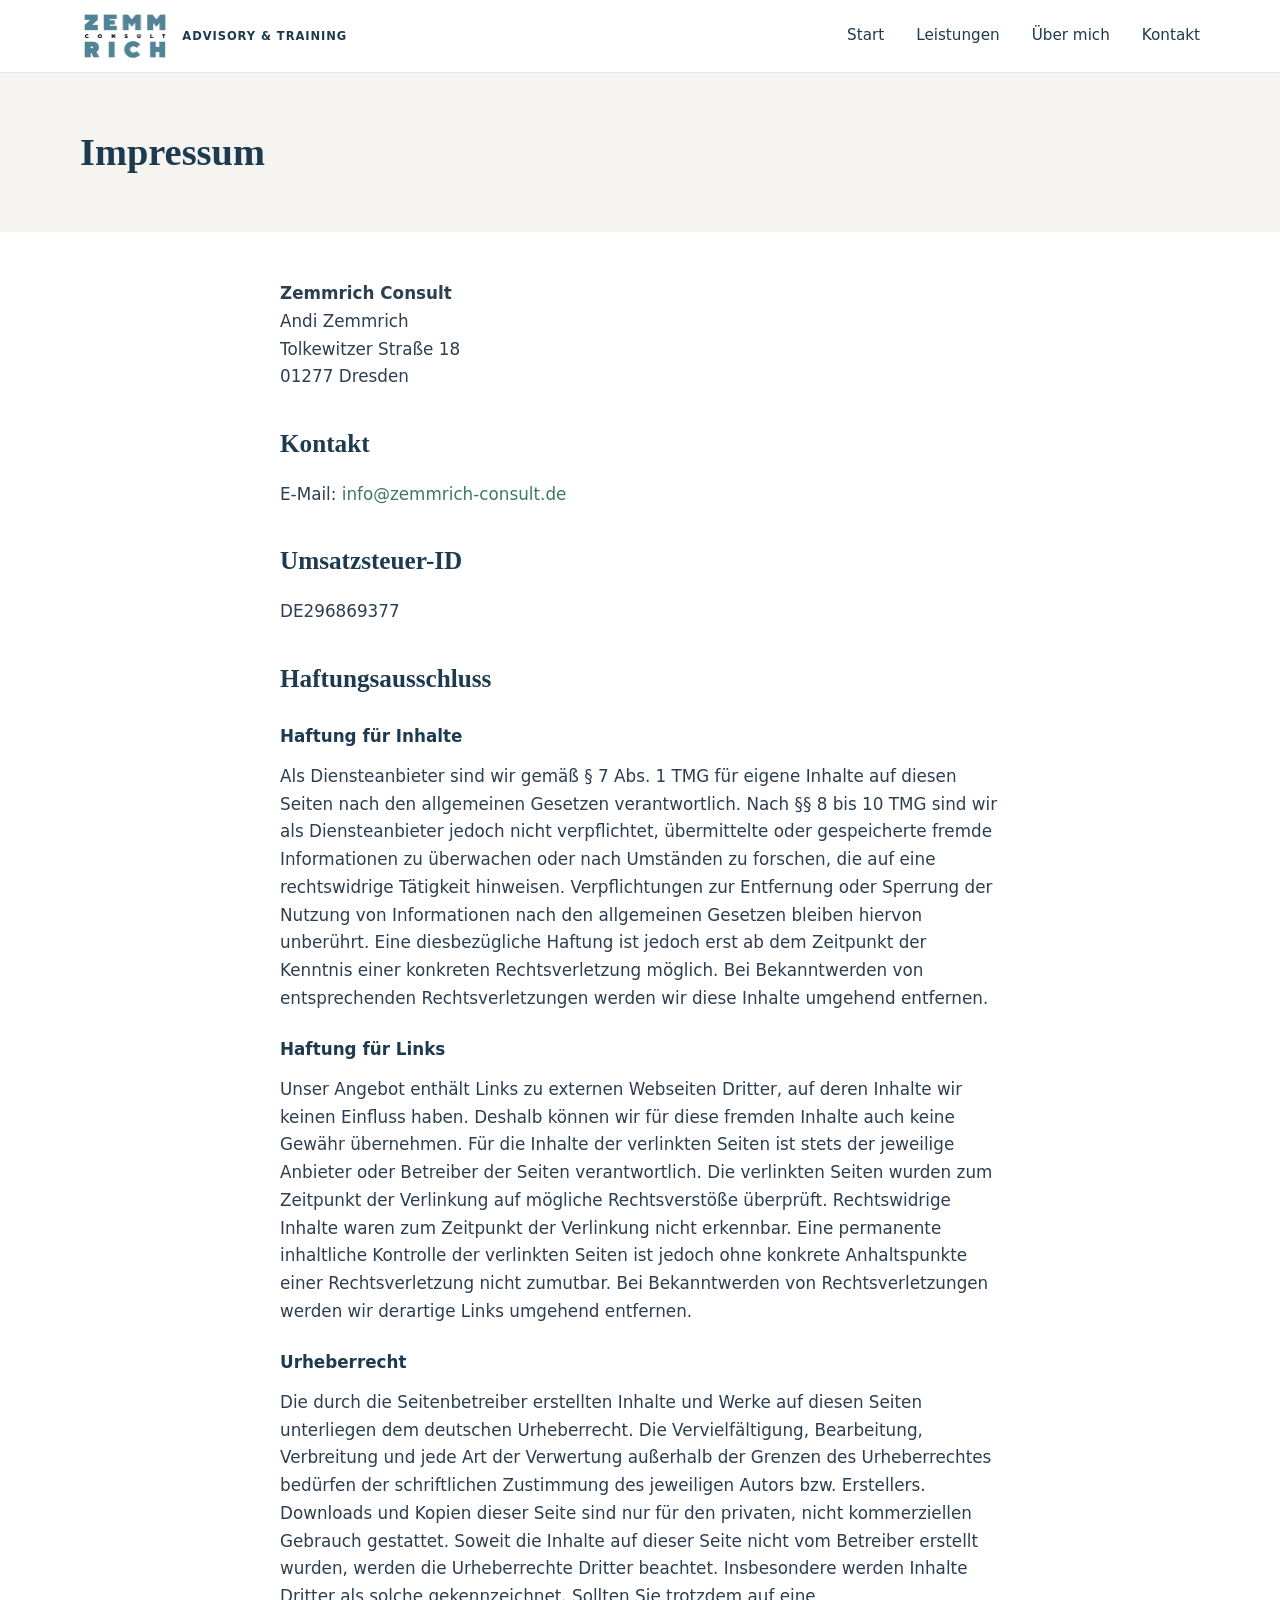
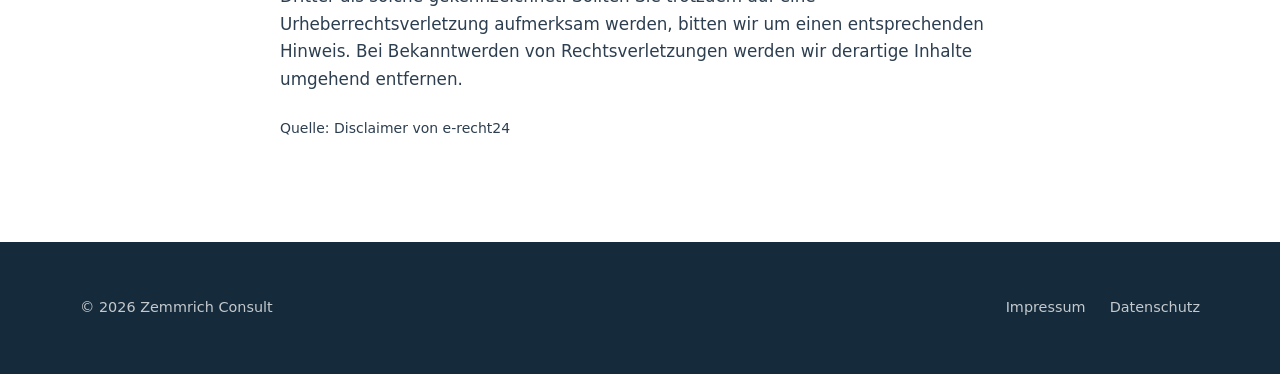
<file: impressum.html>
<!DOCTYPE html>
<html lang="de">
<head>
  <meta charset="UTF-8">
  <meta name="viewport" content="width=device-width, initial-scale=1.0">
  <title>Impressum – ZEMMRICH Consult</title>
  <link rel="icon" href="assets/zemmrich_logo_bez.jpg" type="image/jpeg">
  <link rel="stylesheet" href="css/style.css">
</head>
<body>
  <header class="site-header">
    <div class="container header-inner">
      <a href="index.html" class="logo-link" aria-label="ZEMMRICH Consult Startseite">
        <img src="assets/zemmrich_logo_bez.jpg" alt="ZEMMRICH Consult">
        <span class="logo-tagline">Advisory &amp; Training</span>
      </a>
      <button class="nav-toggle" aria-label="Menü öffnen" aria-expanded="false">
        <span></span><span></span><span></span>
      </button>
      <nav class="main-nav" aria-label="Hauptnavigation">
        <a href="index.html">Start</a>
        <a href="index.html#leistungen">Leistungen</a>
        <a href="ueber-mich.html">Über mich</a>
        <a href="kontakt.html">Kontakt</a>
      </nav>
    </div>
  </header>

  <main>
    <section class="page-hero">
      <div class="container">
        <h1>Impressum</h1>
      </div>
    </section>

    <section class="page-content container">
      <p>
        <strong>Zemmrich Consult</strong><br>
        Andi Zemmrich<br>
        Tolkewitzer Straße 18<br>
        01277 Dresden
      </p>

      <h2>Kontakt</h2>
      <p>
        E-Mail:
        <a href="mailto:info@zemmrich-consult.de">info@zemmrich-consult.de</a>
      </p>

      <h2>Umsatzsteuer-ID</h2>
      <p>DE296869377</p>

      <h2>Haftungsausschluss</h2>

      <h3>Haftung für Inhalte</h3>
      <p>
        Als Diensteanbieter sind wir gemäß § 7 Abs. 1 TMG für eigene Inhalte auf
        diesen Seiten nach den allgemeinen Gesetzen verantwortlich. Nach §§ 8 bis 10
        TMG sind wir als Diensteanbieter jedoch nicht verpflichtet, übermittelte oder
        gespeicherte fremde Informationen zu überwachen oder nach Umständen zu
        forschen, die auf eine rechtswidrige Tätigkeit hinweisen. Verpflichtungen zur
        Entfernung oder Sperrung der Nutzung von Informationen nach den allgemeinen
        Gesetzen bleiben hiervon unberührt. Eine diesbezügliche Haftung ist jedoch erst
        ab dem Zeitpunkt der Kenntnis einer konkreten Rechtsverletzung möglich. Bei
        Bekanntwerden von entsprechenden Rechtsverletzungen werden wir diese Inhalte
        umgehend entfernen.
      </p>

      <h3>Haftung für Links</h3>
      <p>
        Unser Angebot enthält Links zu externen Webseiten Dritter, auf deren Inhalte
        wir keinen Einfluss haben. Deshalb können wir für diese fremden Inhalte auch
        keine Gewähr übernehmen. Für die Inhalte der verlinkten Seiten ist stets der
        jeweilige Anbieter oder Betreiber der Seiten verantwortlich. Die verlinkten
        Seiten wurden zum Zeitpunkt der Verlinkung auf mögliche Rechtsverstöße
        überprüft. Rechtswidrige Inhalte waren zum Zeitpunkt der Verlinkung nicht
        erkennbar. Eine permanente inhaltliche Kontrolle der verlinkten Seiten ist
        jedoch ohne konkrete Anhaltspunkte einer Rechtsverletzung nicht zumutbar. Bei
        Bekanntwerden von Rechtsverletzungen werden wir derartige Links umgehend
        entfernen.
      </p>

      <h3>Urheberrecht</h3>
      <p>
        Die durch die Seitenbetreiber erstellten Inhalte und Werke auf diesen Seiten
        unterliegen dem deutschen Urheberrecht. Die Vervielfältigung, Bearbeitung,
        Verbreitung und jede Art der Verwertung außerhalb der Grenzen des
        Urheberrechtes bedürfen der schriftlichen Zustimmung des jeweiligen Autors bzw.
        Erstellers. Downloads und Kopien dieser Seite sind nur für den privaten, nicht
        kommerziellen Gebrauch gestattet. Soweit die Inhalte auf dieser Seite nicht vom
        Betreiber erstellt wurden, werden die Urheberrechte Dritter beachtet.
        Insbesondere werden Inhalte Dritter als solche gekennzeichnet. Sollten Sie
        trotzdem auf eine Urheberrechtsverletzung aufmerksam werden, bitten wir um
        einen entsprechenden Hinweis. Bei Bekanntwerden von Rechtsverletzungen werden
        wir derartige Inhalte umgehend entfernen.
      </p>

      <p><small>Quelle: Disclaimer von e-recht24</small></p>
    </section>
  </main>

  <footer class="site-footer">
    <div class="container footer-inner">
      <p>© 2026 Zemmrich Consult</p>
      <nav class="footer-nav" aria-label="Fußnavigation">
        <a href="impressum.html">Impressum</a>
        <a href="datenschutz.html">Datenschutz</a>
      </nav>
    </div>
  </footer>

  <script src="js/main.js"></script>
</body>
</html>
</file>
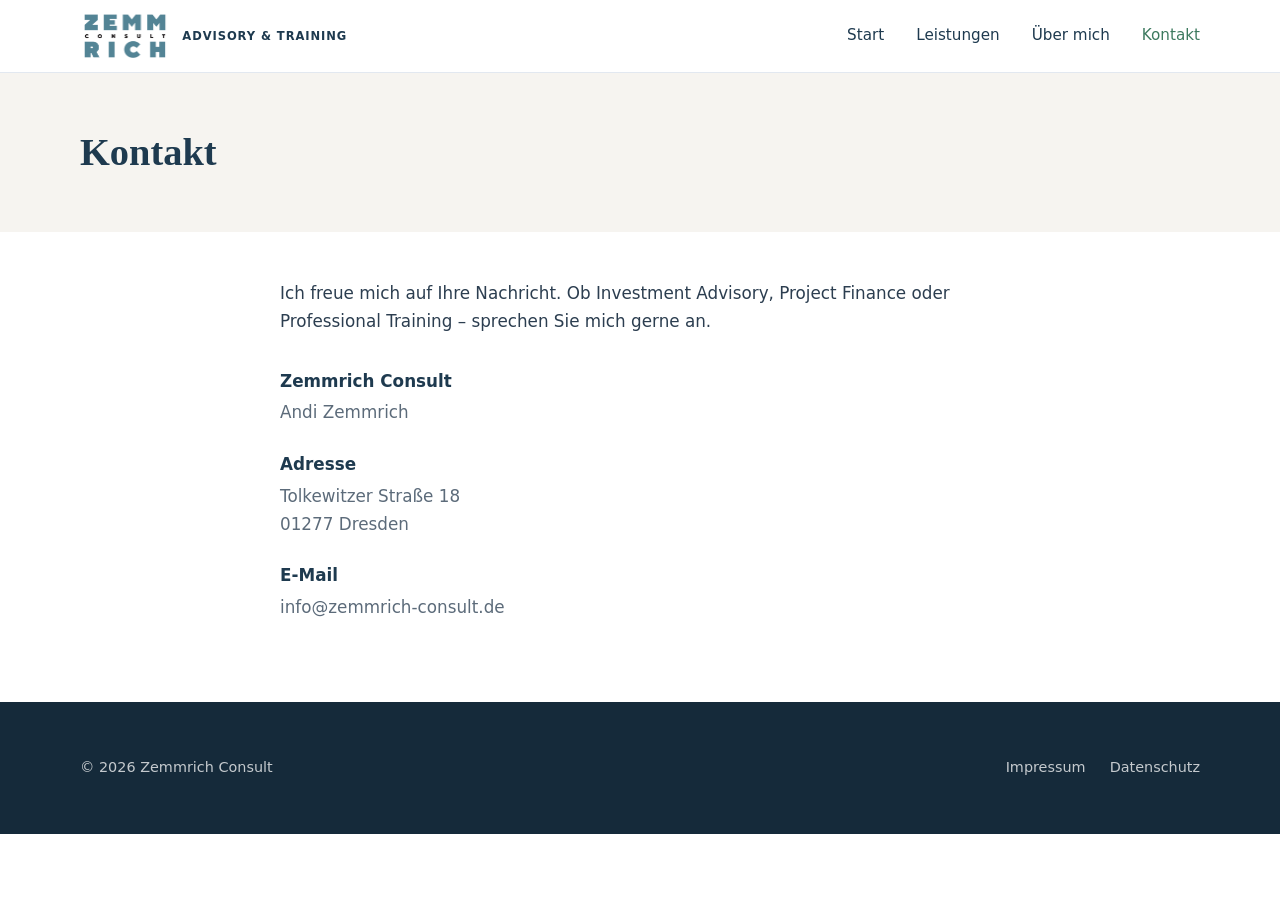
<file: kontakt.html>
<!DOCTYPE html>
<html lang="de">
<head>
  <meta charset="UTF-8">
  <meta name="viewport" content="width=device-width, initial-scale=1.0">
  <meta name="description" content="Kontakt zu Zemmrich Consult – Beratung in Dresden.">
  <title>Kontakt – ZEMMRICH Consult</title>
  <link rel="icon" href="assets/zemmrich_logo_bez.jpg" type="image/jpeg">
  <link rel="stylesheet" href="css/style.css">
</head>
<body>
  <header class="site-header">
    <div class="container header-inner">
      <a href="index.html" class="logo-link" aria-label="ZEMMRICH Consult Startseite">
        <img src="assets/zemmrich_logo_bez.jpg" alt="ZEMMRICH Consult">
        <span class="logo-tagline">Advisory &amp; Training</span>
      </a>
      <button class="nav-toggle" aria-label="Menü öffnen" aria-expanded="false">
        <span></span><span></span><span></span>
      </button>
      <nav class="main-nav" aria-label="Hauptnavigation">
        <a href="index.html">Start</a>
        <a href="index.html#leistungen">Leistungen</a>
        <a href="ueber-mich.html">Über mich</a>
        <a href="kontakt.html" class="active">Kontakt</a>
      </nav>
    </div>
  </header>

  <main>
    <section class="page-hero">
      <div class="container">
        <h1>Kontakt</h1>
      </div>
    </section>

    <section class="page-content container">
      <p>
        Ich freue mich auf Ihre Nachricht. Ob Investment Advisory, Project Finance
        oder Professional Training – sprechen Sie mich gerne an.
      </p>

      <div class="contact-details">
        <div class="contact-item">
          <strong>Zemmrich Consult</strong>
          <span>Andi Zemmrich</span>
        </div>
        <div class="contact-item">
          <strong>Adresse</strong>
          <span>Tolkewitzer Straße 18<br>01277 Dresden</span>
        </div>
        <div class="contact-item">
          <strong>E-Mail</strong>
          <span><a href="mailto:info@zemmrich-consult.de">info@zemmrich-consult.de</a></span>
        </div>
      </div>
    </section>
  </main>

  <footer class="site-footer">
    <div class="container footer-inner">
      <p>© 2026 Zemmrich Consult</p>
      <nav class="footer-nav" aria-label="Fußnavigation">
        <a href="impressum.html">Impressum</a>
        <a href="datenschutz.html">Datenschutz</a>
      </nav>
    </div>
  </footer>

  <script src="js/main.js"></script>
</body>
</html>
</file>
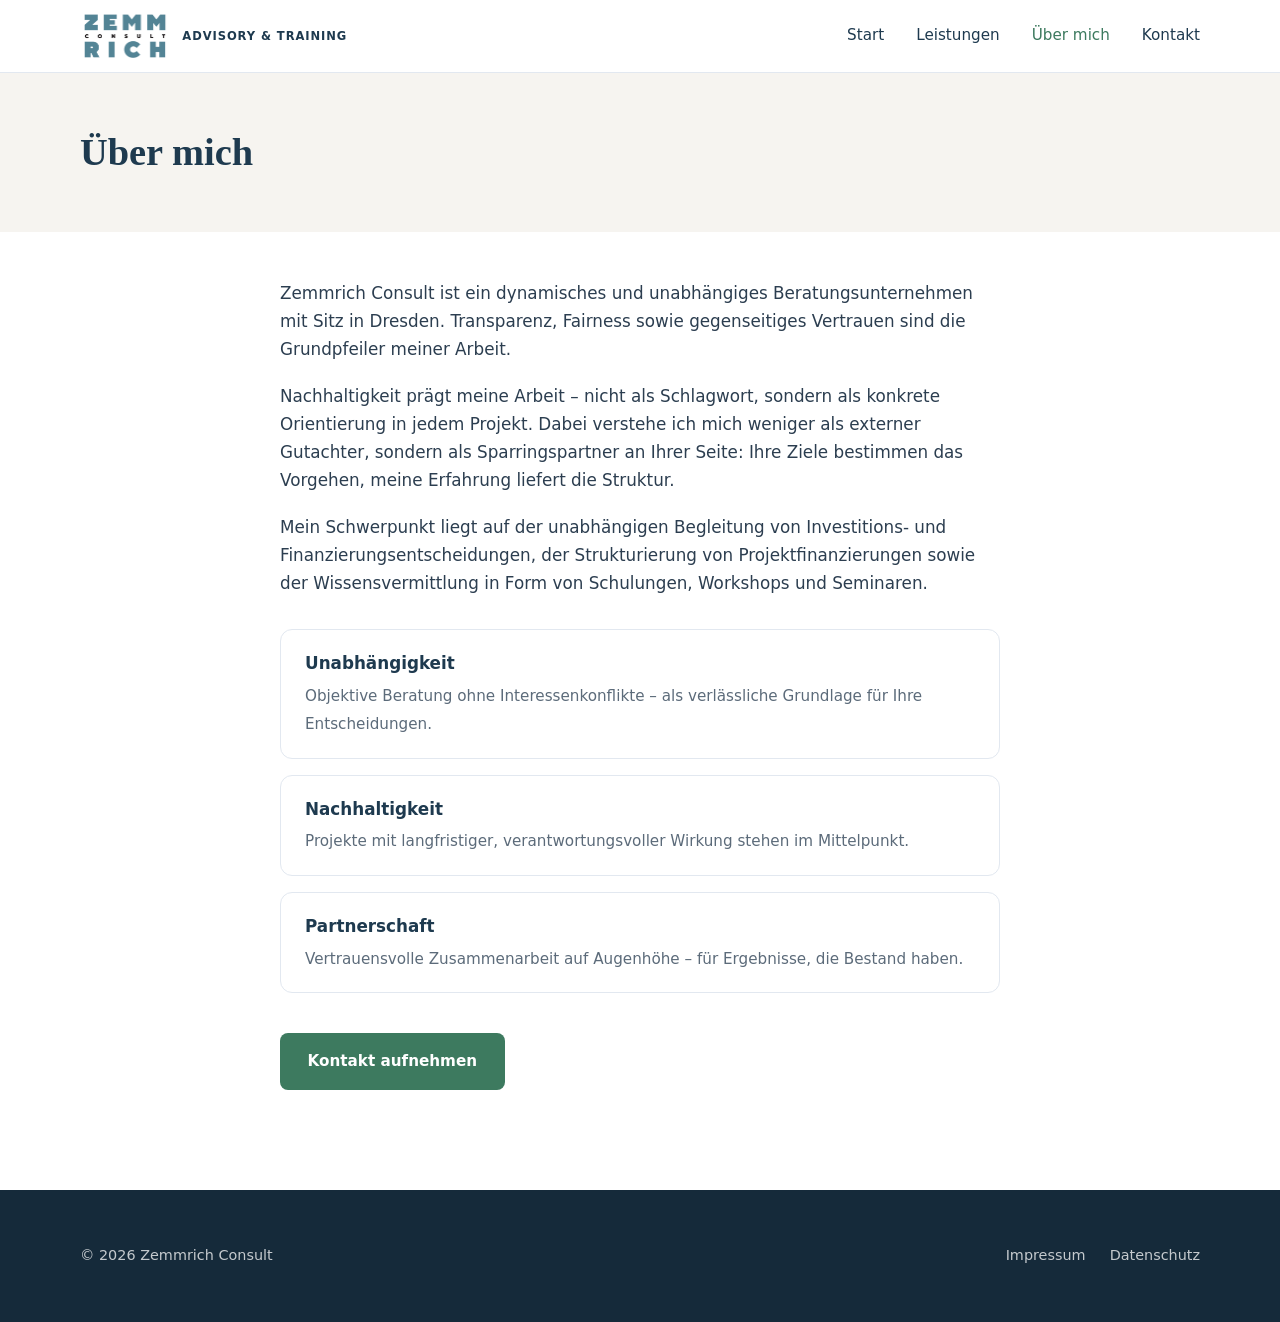
<file: ueber-mich.html>
<!DOCTYPE html>
<html lang="de">
<head>
  <meta charset="UTF-8">
  <meta name="viewport" content="width=device-width, initial-scale=1.0">
  <meta name="description" content="Andi Zemmrich – unabhängige Beratung mit Fokus auf nachhaltige Projekte, Finanzierung und Professional Training.">
  <title>Über mich – ZEMMRICH Consult</title>
  <link rel="icon" href="assets/zemmrich_logo_bez.jpg" type="image/jpeg">
  <link rel="stylesheet" href="css/style.css">
</head>
<body>
  <header class="site-header">
    <div class="container header-inner">
      <a href="index.html" class="logo-link" aria-label="ZEMMRICH Consult Startseite">
        <img src="assets/zemmrich_logo_bez.jpg" alt="ZEMMRICH Consult">
        <span class="logo-tagline">Advisory &amp; Training</span>
      </a>
      <button class="nav-toggle" aria-label="Menü öffnen" aria-expanded="false">
        <span></span><span></span><span></span>
      </button>
      <nav class="main-nav" aria-label="Hauptnavigation">
        <a href="index.html">Start</a>
        <a href="index.html#leistungen">Leistungen</a>
        <a href="ueber-mich.html" class="active">Über mich</a>
        <a href="kontakt.html">Kontakt</a>
      </nav>
    </div>
  </header>

  <main>
    <section class="page-hero">
      <div class="container">
        <h1>Über mich</h1>
      </div>
    </section>

    <section class="page-content container">
      <p>
        Zemmrich Consult ist ein dynamisches und unabhängiges Beratungsunternehmen mit
        Sitz in Dresden. Transparenz, Fairness sowie gegenseitiges Vertrauen sind die
        Grundpfeiler meiner Arbeit.
      </p>
      <p>
        Nachhaltigkeit prägt meine Arbeit – nicht als Schlagwort, sondern als konkrete
        Orientierung in jedem Projekt. Dabei verstehe ich mich weniger als externer
        Gutachter, sondern als Sparringspartner an Ihrer Seite: Ihre Ziele bestimmen
        das Vorgehen, meine Erfahrung liefert die Struktur.
      </p>
      <p>
        Mein Schwerpunkt liegt auf der unabhängigen Begleitung von Investitions- und
        Finanzierungsentscheidungen, der Strukturierung von Projektfinanzierungen sowie
        der Wissensvermittlung in Form von Schulungen, Workshops und Seminaren.
      </p>

      <ul class="values-list">
        <li>
          <strong>Unabhängigkeit</strong>
          <span>Objektive Beratung ohne Interessenkonflikte – als verlässliche Grundlage für Ihre Entscheidungen.</span>
        </li>
        <li>
          <strong>Nachhaltigkeit</strong>
          <span>Projekte mit langfristiger, verantwortungsvoller Wirkung stehen im Mittelpunkt.</span>
        </li>
        <li>
          <strong>Partnerschaft</strong>
          <span>Vertrauensvolle Zusammenarbeit auf Augenhöhe – für Ergebnisse, die Bestand haben.</span>
        </li>
      </ul>

      <p style="margin-top: 2.5rem;">
        <a href="kontakt.html" class="btn btn-primary">Kontakt aufnehmen</a>
      </p>
    </section>
  </main>

  <footer class="site-footer">
    <div class="container footer-inner">
      <p>© 2026 Zemmrich Consult</p>
      <nav class="footer-nav" aria-label="Fußnavigation">
        <a href="impressum.html">Impressum</a>
        <a href="datenschutz.html">Datenschutz</a>
      </nav>
    </div>
  </footer>

  <script src="js/main.js"></script>
</body>
</html>
</file>
<file: css/style.css>
:root {
  --color-navy: #1e3a4f;
  --color-navy-dark: #152a3a;
  --color-green: #3d7a5f;
  --color-green-light: #4f9b78;
  --color-sand: #f6f4f0;
  --color-white: #ffffff;
  --color-text: #2c3e50;
  --color-muted: #5c6b7a;
  --color-border: #e2e8f0;
  --font-serif: Georgia, "Times New Roman", serif;
  --font-sans: system-ui, -apple-system, "Segoe UI", Roboto, sans-serif;
  --shadow-sm: 0 2px 8px rgba(30, 58, 79, 0.06);
  --shadow-md: 0 8px 30px rgba(30, 58, 79, 0.1);
  --radius: 12px;
  --max-width: 1120px;
  --header-height: 72px;
}

*,
*::before,
*::after {
  box-sizing: border-box;
}

html {
  scroll-behavior: smooth;
}

body {
  margin: 0;
  font-family: var(--font-sans);
  font-size: 1.05rem;
  line-height: 1.65;
  color: var(--color-text);
  background: var(--color-white);
}

img {
  max-width: 100%;
  height: auto;
  display: block;
}

a {
  color: var(--color-green);
  text-decoration: none;
  transition: color 0.2s ease;
}

a:hover {
  color: var(--color-green-light);
}

.container {
  width: min(100% - 2rem, var(--max-width));
  margin-inline: auto;
}

/* Header */
.site-header {
  position: sticky;
  top: 0;
  z-index: 100;
  background: rgba(255, 255, 255, 0.95);
  backdrop-filter: blur(10px);
  border-bottom: 1px solid var(--color-border);
}

.header-inner {
  display: flex;
  align-items: center;
  justify-content: space-between;
  min-height: var(--header-height);
  gap: 1.5rem;
}

.logo-link {
  display: flex;
  align-items: center;
  gap: 0.75rem;
  flex-shrink: 1;
  min-width: 0;
}

.logo-link img,
.logo-link svg {
  height: 52px;
  width: auto;
  max-width: 220px;
  object-fit: contain;
  flex-shrink: 0;
}

.logo-tagline {
  font-size: 0.72rem;
  font-weight: 600;
  letter-spacing: 0.08em;
  text-transform: uppercase;
  color: var(--color-navy);
  line-height: 1.25;
  white-space: nowrap;
}

.main-nav {
  display: flex;
  align-items: center;
  gap: 2rem;
}

.main-nav a {
  color: var(--color-navy);
  font-size: 0.95rem;
  font-weight: 500;
}

.main-nav a:hover,
.main-nav a.active {
  color: var(--color-green);
}

.nav-toggle {
  display: none;
  background: none;
  border: none;
  cursor: pointer;
  padding: 0.5rem;
}

.nav-toggle span {
  display: block;
  width: 24px;
  height: 2px;
  background: var(--color-navy);
  margin: 5px 0;
  transition: transform 0.3s ease;
}

/* Hero */
.hero {
  background: linear-gradient(135deg, var(--color-sand) 0%, #eef5f1 100%);
  padding: 5rem 0 4.5rem;
}

.hero-grid {
  display: grid;
  grid-template-columns: 1.2fr 1fr;
  gap: 3rem;
  align-items: center;
}

.hero-eyebrow {
  display: inline-block;
  font-size: 0.8rem;
  font-weight: 600;
  letter-spacing: 0.12em;
  text-transform: uppercase;
  color: var(--color-green);
  margin-bottom: 1rem;
}

.hero h1 {
  font-family: var(--font-serif);
  font-size: clamp(2rem, 4vw, 2.75rem);
  line-height: 1.2;
  color: var(--color-navy);
  margin: 0 0 1.25rem;
}

.hero-lead {
  font-size: 1.15rem;
  color: var(--color-muted);
  margin: 0 0 2rem;
  max-width: 52ch;
}

.hero-quote {
  background: var(--color-white);
  border-left: 4px solid var(--color-green);
  padding: 1.5rem 1.75rem;
  border-radius: 0 var(--radius) var(--radius) 0;
  box-shadow: var(--shadow-sm);
}

.hero-quote blockquote {
  margin: 0;
  font-family: var(--font-serif);
  font-style: italic;
  font-size: 1.1rem;
  color: var(--color-navy);
}

.hero-quote cite {
  display: block;
  margin-top: 0.75rem;
  font-style: normal;
  font-size: 0.9rem;
  color: var(--color-muted);
}

.btn {
  display: inline-flex;
  align-items: center;
  justify-content: center;
  padding: 0.85rem 1.6rem;
  border-radius: 8px;
  font-weight: 600;
  font-size: 0.95rem;
  border: 2px solid transparent;
  cursor: pointer;
  transition: all 0.2s ease;
}

.btn-primary {
  background: var(--color-green);
  color: var(--color-white);
}

.btn-primary:hover {
  background: var(--color-green-light);
  color: var(--color-white);
}

.btn-outline {
  background: transparent;
  color: var(--color-navy);
  border-color: var(--color-navy);
}

.btn-outline:hover {
  background: var(--color-navy);
  color: var(--color-white);
}

.hero-actions {
  display: flex;
  flex-wrap: wrap;
  gap: 1rem;
}

/* Sections */
.section {
  padding: 5rem 0;
}

.section-alt {
  background: var(--color-sand);
}

.section-header {
  max-width: 640px;
  margin-bottom: 3rem;
}

.section-header.centered {
  text-align: center;
  margin-inline: auto;
}

.section-eyebrow {
  display: block;
  font-size: 0.8rem;
  font-weight: 600;
  letter-spacing: 0.12em;
  text-transform: uppercase;
  color: var(--color-green);
  margin-bottom: 0.75rem;
}

.section-header h2 {
  font-family: var(--font-serif);
  font-size: clamp(1.75rem, 3vw, 2.25rem);
  color: var(--color-navy);
  margin: 0 0 1rem;
}

.section-header p {
  color: var(--color-muted);
  margin: 0;
}

/* Service cards */
.services-grid {
  display: grid;
  grid-template-columns: repeat(3, 1fr);
  gap: 1.5rem;
}

.service-card {
  background: var(--color-white);
  border: 1px solid var(--color-border);
  border-radius: var(--radius);
  padding: 2rem;
  box-shadow: var(--shadow-sm);
  transition: transform 0.2s ease, box-shadow 0.2s ease;
}

.service-card:hover {
  transform: translateY(-4px);
  box-shadow: var(--shadow-md);
}

.service-icon {
  width: 64px;
  height: 64px;
  border-radius: 14px;
  background: #e8f3ed;
  color: var(--color-green);
  display: flex;
  align-items: center;
  justify-content: center;
  margin-bottom: 1.35rem;
}

.service-icon svg {
  width: 34px;
  height: 34px;
  display: block;
}

.service-card h3 {
  font-size: 1.15rem;
  color: var(--color-navy);
  margin: 0 0 0.5rem;
  line-height: 1.35;
}

.service-subtitle {
  display: block;
  font-size: 0.85rem;
  font-weight: 500;
  color: var(--color-green);
  letter-spacing: 0.04em;
  margin-bottom: 1rem;
}

.service-card p {
  font-size: 0.95rem;
  color: var(--color-muted);
  margin: 0;
}

/* About */
.about-grid {
  display: grid;
  grid-template-columns: 1fr 1.1fr;
  gap: 3rem;
  align-items: start;
}

.about-content p {
  margin: 0 0 1.25rem;
  color: var(--color-text);
}

.about-content p:last-child {
  margin-bottom: 0;
}

.values-list {
  list-style: none;
  padding: 0;
  margin: 2rem 0 0;
  display: grid;
  gap: 1rem;
}

.values-list li {
  background: var(--color-white);
  border: 1px solid var(--color-border);
  border-radius: var(--radius);
  padding: 1.25rem 1.5rem;
}

.values-list strong {
  display: block;
  color: var(--color-navy);
  margin-bottom: 0.25rem;
}

.values-list span {
  font-size: 0.95rem;
  color: var(--color-muted);
}

/* Contact */
.contact-box {
  background: var(--color-navy);
  color: var(--color-white);
  border-radius: var(--radius);
  padding: 3rem;
  display: grid;
  grid-template-columns: 1fr auto;
  gap: 2rem;
  align-items: center;
}

.contact-box h2 {
  font-family: var(--font-serif);
  font-size: 1.75rem;
  margin: 0 0 0.75rem;
}

.contact-box p {
  margin: 0;
  opacity: 0.85;
}

.contact-box .btn-primary {
  background: var(--color-white);
  color: var(--color-navy);
}

.contact-box .btn-primary:hover {
  background: var(--color-sand);
}

.contact-details {
  display: grid;
  gap: 1.5rem;
  margin-top: 2rem;
}

.contact-item strong {
  display: block;
  color: var(--color-navy);
  margin-bottom: 0.25rem;
}

.contact-item span,
.contact-item a {
  color: var(--color-muted);
}

.contact-placeholder {
  font-style: italic;
  color: var(--color-muted);
}

/* Page layout (subpages) */
.page-hero {
  background: var(--color-sand);
  padding: 3rem 0;
}

.page-hero h1 {
  font-family: var(--font-serif);
  font-size: clamp(1.75rem, 3vw, 2.5rem);
  color: var(--color-navy);
  margin: 0;
}

.page-content {
  padding: 3rem 0 5rem;
  max-width: 720px;
}

.page-content h2 {
  font-family: var(--font-serif);
  color: var(--color-navy);
  margin: 2rem 0 1rem;
}

.page-content h3 {
  font-size: 1.05rem;
  color: var(--color-navy);
  margin: 1.5rem 0 0.75rem;
}

.page-content p {
  margin: 0 0 1.25rem;
}

.page-content ol {
  margin: 0 0 1.25rem;
  padding-left: 1.5rem;
}

.page-content ol li {
  margin-bottom: 0.5rem;
}

/* Footer */
.site-footer {
  background: var(--color-navy-dark);
  color: rgba(255, 255, 255, 0.75);
  padding: 2.5rem 0;
  font-size: 0.9rem;
}

.footer-inner {
  display: flex;
  flex-wrap: wrap;
  justify-content: space-between;
  align-items: center;
  gap: 1rem;
}

.footer-nav {
  display: flex;
  flex-wrap: wrap;
  gap: 1.5rem;
}

.footer-nav a {
  color: rgba(255, 255, 255, 0.75);
}

.footer-nav a:hover {
  color: var(--color-white);
}

/* Responsive */
@media (max-width: 900px) {
  .hero-grid,
  .about-grid,
  .services-grid {
    grid-template-columns: 1fr;
  }

  .contact-box {
    grid-template-columns: 1fr;
    text-align: center;
  }

  .nav-toggle {
    display: block;
  }

  .main-nav {
    position: fixed;
    top: var(--header-height);
    left: 0;
    right: 0;
    background: var(--color-white);
    flex-direction: column;
    padding: 1.5rem;
    gap: 1.25rem;
    border-bottom: 1px solid var(--color-border);
    transform: translateY(-120%);
    opacity: 0;
    pointer-events: none;
    transition: all 0.3s ease;
  }

  .main-nav.open {
    transform: translateY(0);
    opacity: 1;
    pointer-events: auto;
  }
}

@media (max-width: 480px) {
  .logo-tagline {
    font-size: 0.62rem;
    letter-spacing: 0.04em;
  }
}
</file>
